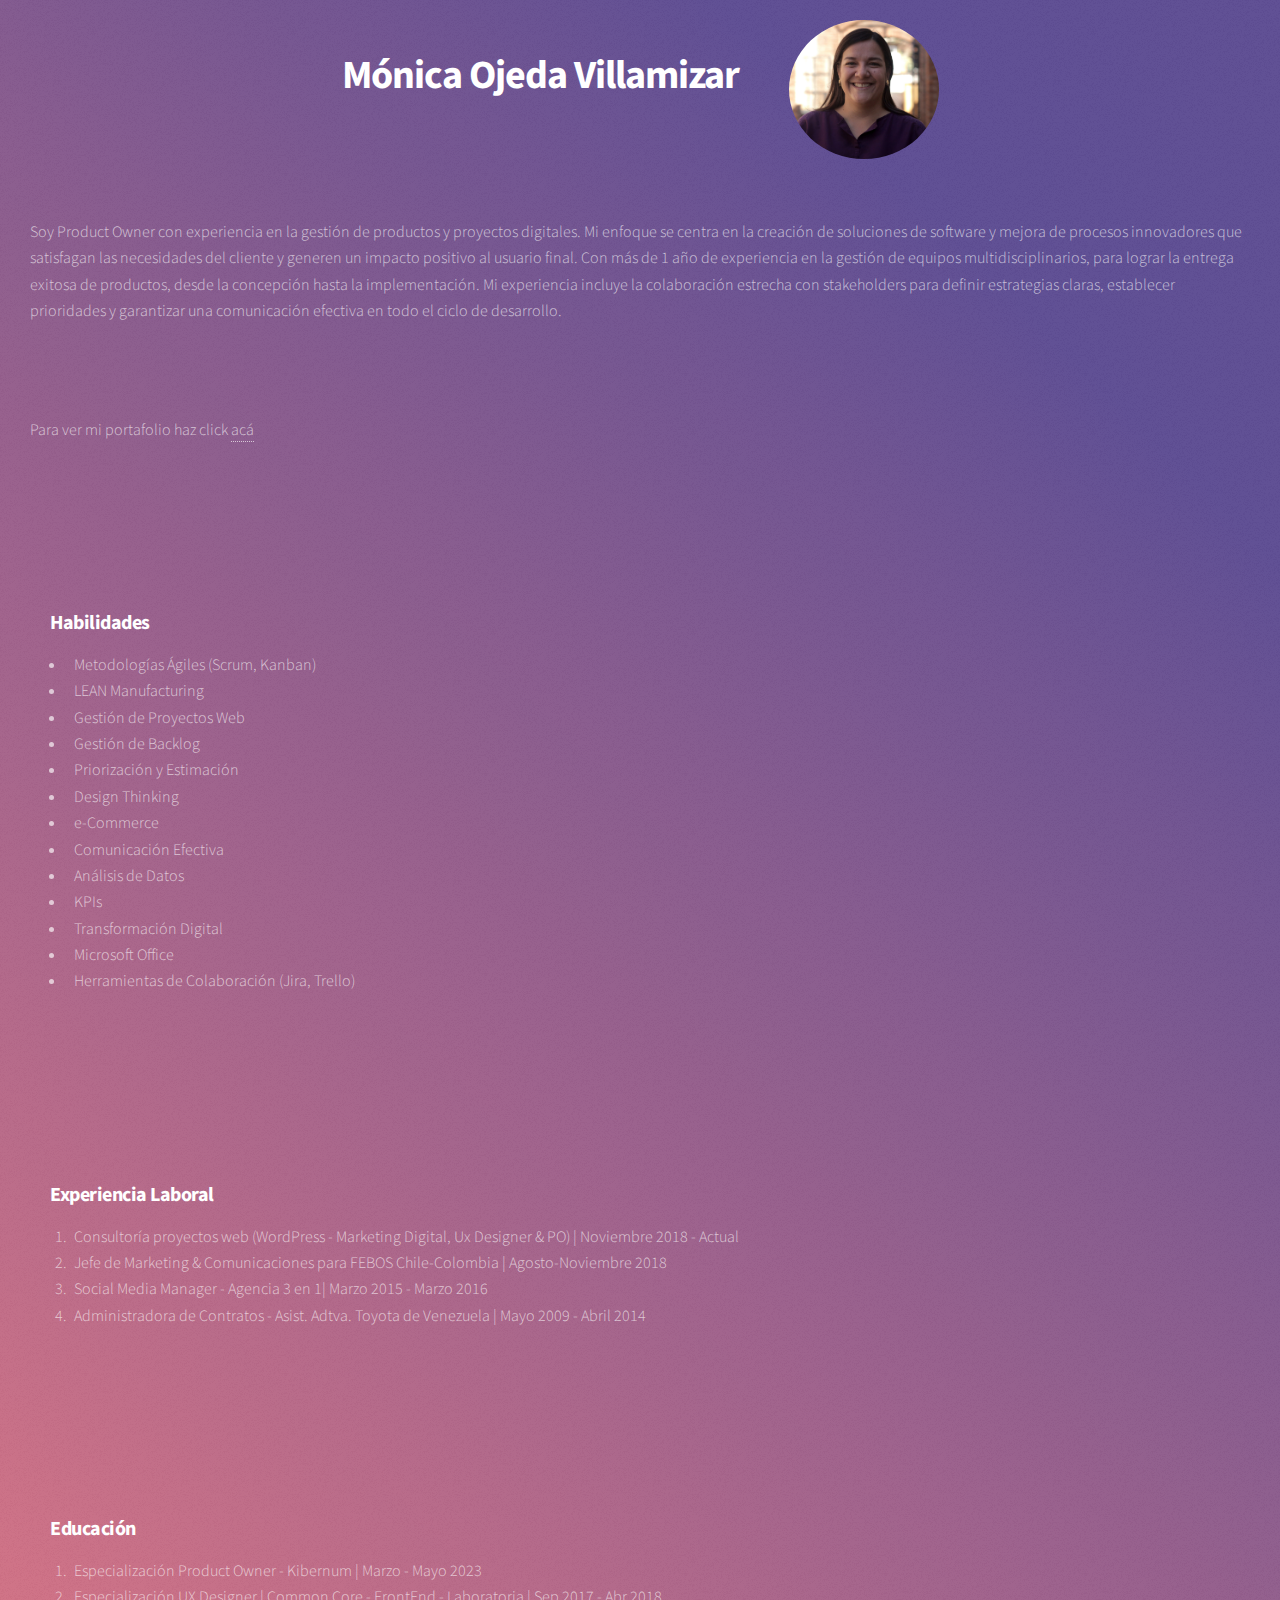
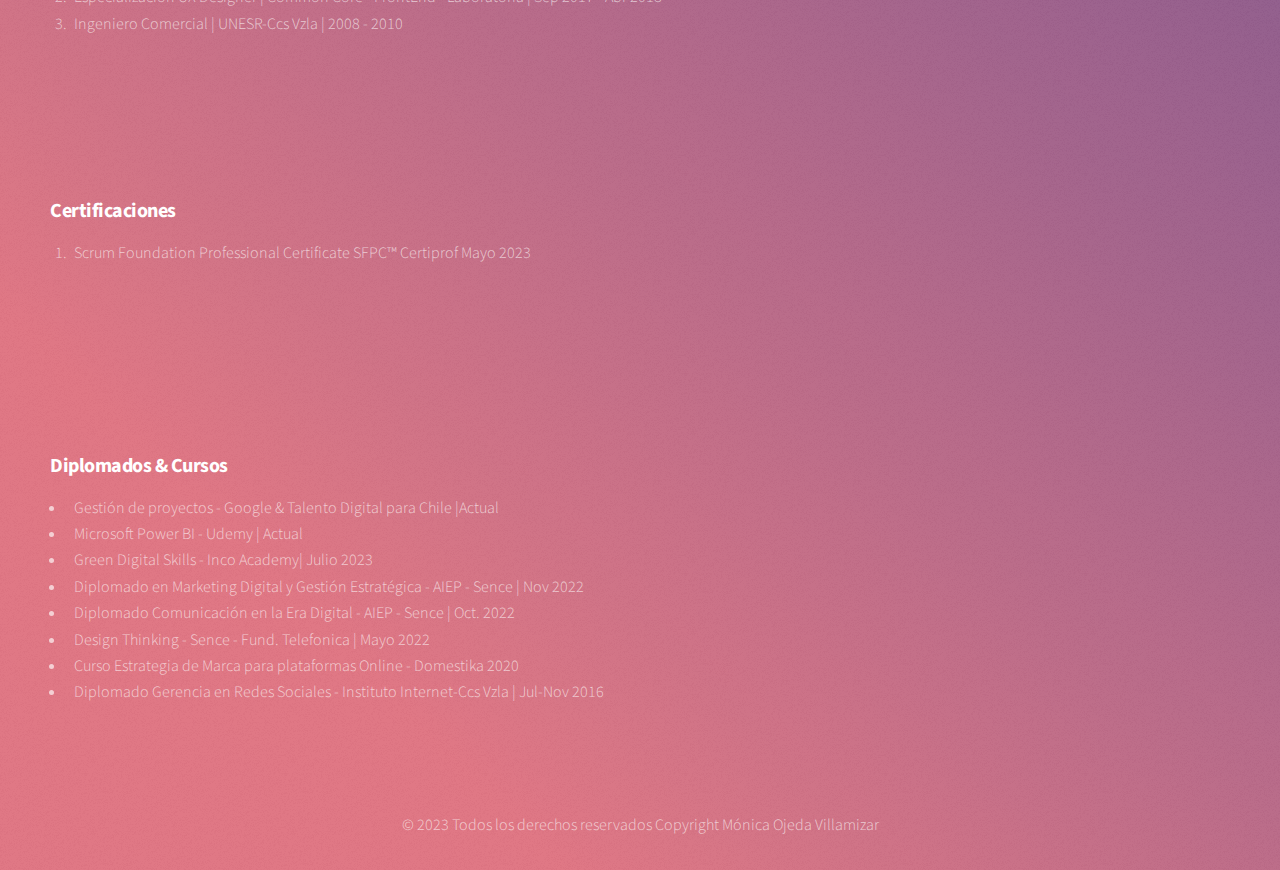
<file: index.html>
<!DOCTYPE html>
<html lang="en">

<head>
    <meta charset="UTF-8">
    <meta http-equiv="X-UA-Compatible" content="IE=edge">
    <meta name="viewport" content="width=device-width, initial-scale=1.0">
    <link rel="stylesheet" href="assets/css/main.css">
    <title>Mi Currículo Vitae</title>
</head>

<body>
    <nav>
        <div class="cv">
            <div class="name">
                <h1>Mónica Ojeda Villamizar</h1>
                <img src="assets/images/MonicaOjeda.png" width="150rem" alt="Foto perfil" style="border-radius: 50%;">
            </div>

            <p class="intro">Soy Product Owner con experiencia en la gestión de productos y proyectos digitales. Mi enfoque se centra en la creación de soluciones de software y mejora de procesos innovadores que satisfagan las necesidades del cliente y generen un impacto
                positivo al usuario final. Con más de 1 año de experiencia en la gestión de equipos multidisciplinarios, para lograr la entrega exitosa de productos, desde la concepción hasta la implementación. Mi experiencia incluye la colaboración estrecha
                con stakeholders para definir estrategias claras, establecer prioridades y garantizar una comunicación efectiva en todo el ciclo de desarrollo.</p>
            <p class="intro">Para ver mi portafolio haz click <a href="portafolio.html">acá</a></p>
        </div>
    </nav>
    <br></br>
    <div class="contenido habilidades">
        <h3>Habilidades</h3>
        <ul>
            <li>Metodologías Ágiles (Scrum, Kanban)</li>
            <li>LEAN Manufacturing</li>
            <li>Gestión de Proyectos Web</li>
            <li>Gestión de Backlog</li>
            <li>Priorización y Estimación</li>
            <li>Design Thinking</li>
            <li>e-Commerce</li>
            <li>Comunicación Efectiva</li>
            <li>Análisis de Datos</li>
            <li>KPIs</li>
            <li>Transformación Digital</li>
            <li>Microsoft Office</li>
            <li>Herramientas de Colaboración (Jira, Trello)</li>
        </ul>
    </div>
    <br></br>
    <div class="contenido experiencia_laboral">
        <h3>Experiencia Laboral</h3>
        <ol>
            <li>Consultoría proyectos web (WordPress - Marketing Digital, Ux Designer & PO) | Noviembre 2018 - Actual</li>
            <li>Jefe de Marketing & Comunicaciones para FEBOS Chile-Colombia | Agosto-Noviembre 2018</li>
            <li>Social Media Manager - Agencia 3 en 1| Marzo 2015 - Marzo 2016</li>
            <li>Administradora de Contratos - Asist. Adtva. Toyota de Venezuela | Mayo 2009 - Abril 2014</li>
        </ol>
    </div>
    <br></br>
    <div class="contenido formacion_academica">
        <h3>Educación</h3>
        <ol>
            <li>Especialización Product Owner - Kibernum | Marzo - Mayo 2023</li>
            <li> Especialización UX Designer | Common Core - FrontEnd - Laboratoria | Sep 2017 - Abr 2018</li>
            <li>Ingeniero Comercial | UNESR-Ccs Vzla | 2008 - 2010</li>
        </ol>
    </div>
    <br>
    <div class="contenido certificaciones">
        <h3>Certificaciones</h3>
        <ol>
            <li>Scrum Foundation Professional Certificate SFPC™ Certiprof Mayo 2023</li>
        </ol>
    </div>
    <br></br>
    <div class="contenido diplomados_cursos">
        <h3>Diplomados & Cursos</h3>
        <ul>
            <li>Gestión de proyectos - Google & Talento Digital para Chile |Actual</li>
            <li>Microsoft Power BI - Udemy | Actual</li>
            <li> Green Digital Skills - Inco Academy| Julio 2023</li>
            <li>Diplomado en Marketing Digital y Gestión Estratégica - AIEP - Sence | Nov 2022</li>
            <li>Diplomado Comunicación en la Era Digital - AIEP - Sence | Oct. 2022</li>
            <li>Design Thinking - Sence - Fund. Telefonica | Mayo 2022</li>
            <li>Curso Estrategia de Marca para plataformas Online - Domestika 2020</li>
            <li>Diplomado Gerencia en Redes Sociales - Instituto Internet-Ccs Vzla | Jul-Nov 2016</li>
        </ul>
    </div>
    </main>
    <footer>
        <p> © 2023 Todos los derechos reservados Copyright Mónica Ojeda Villamizar </p>
    </footer>
</body>

</html>
</file>
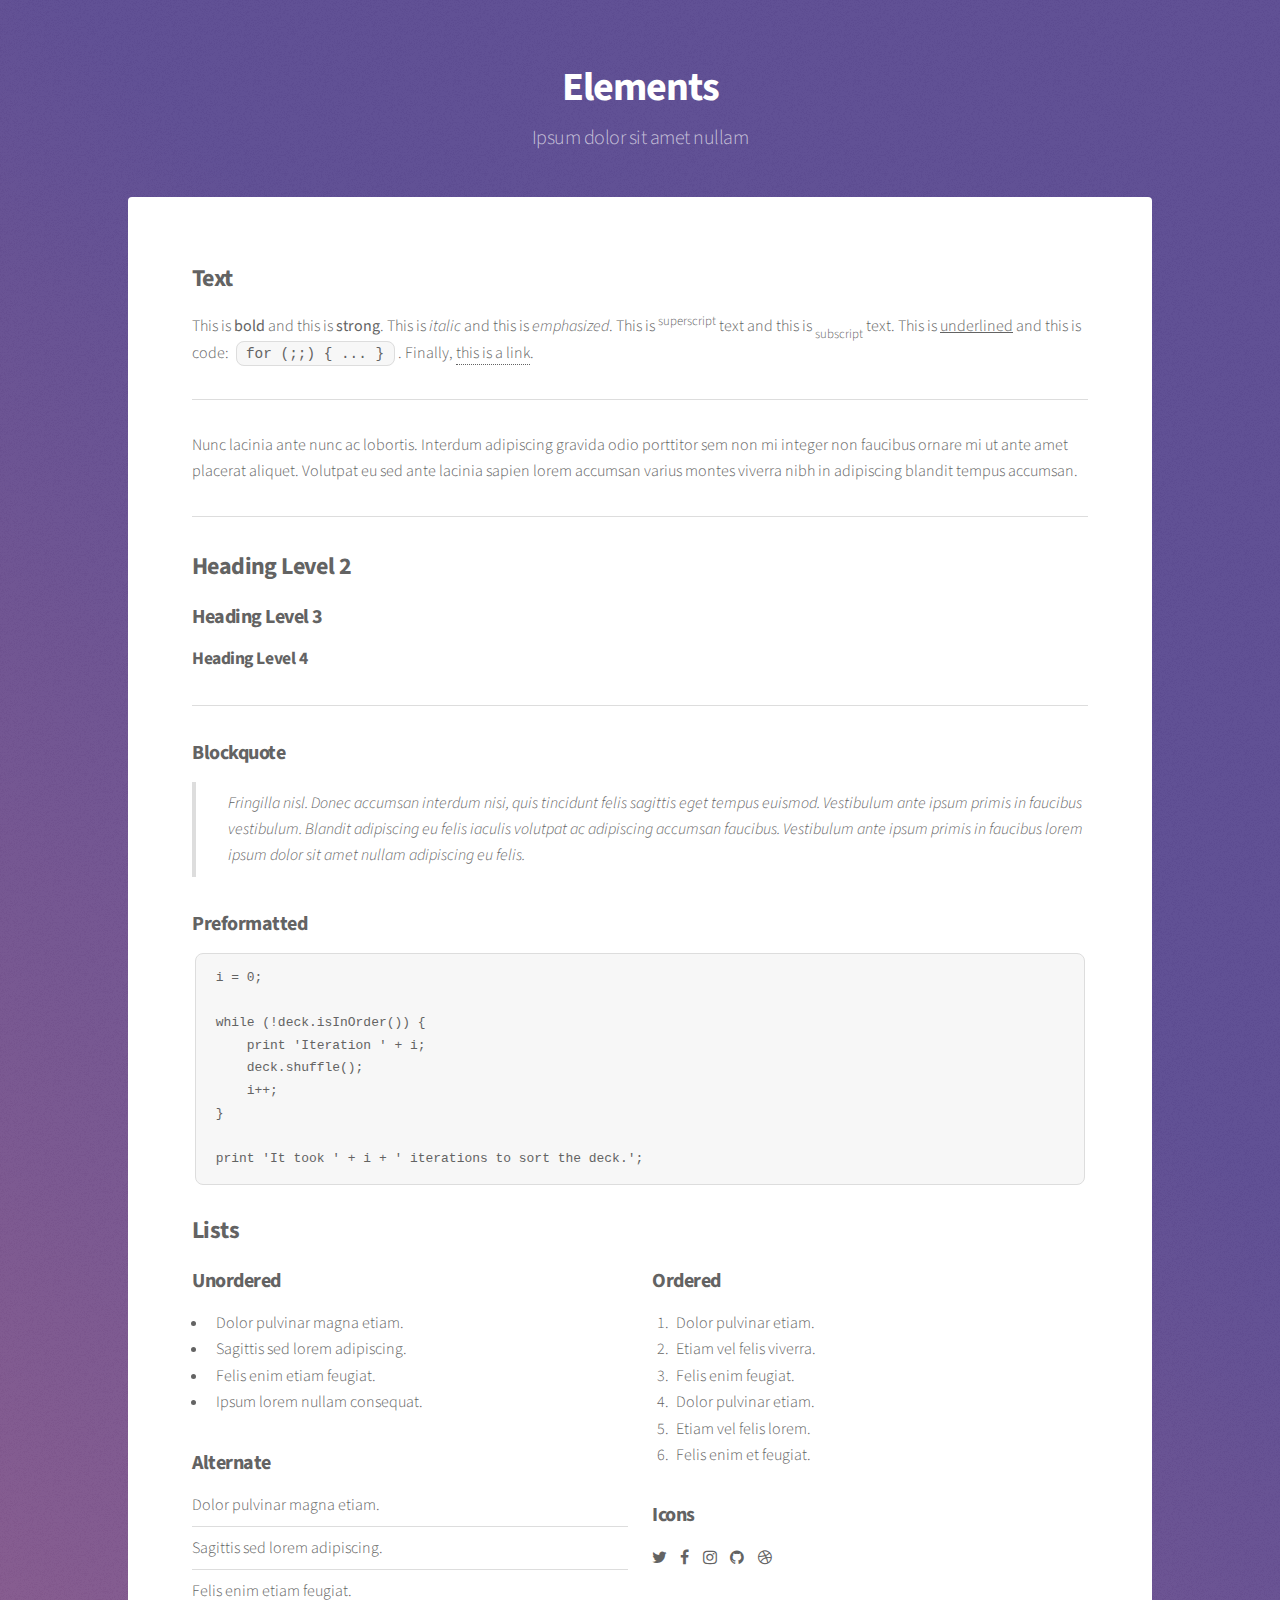
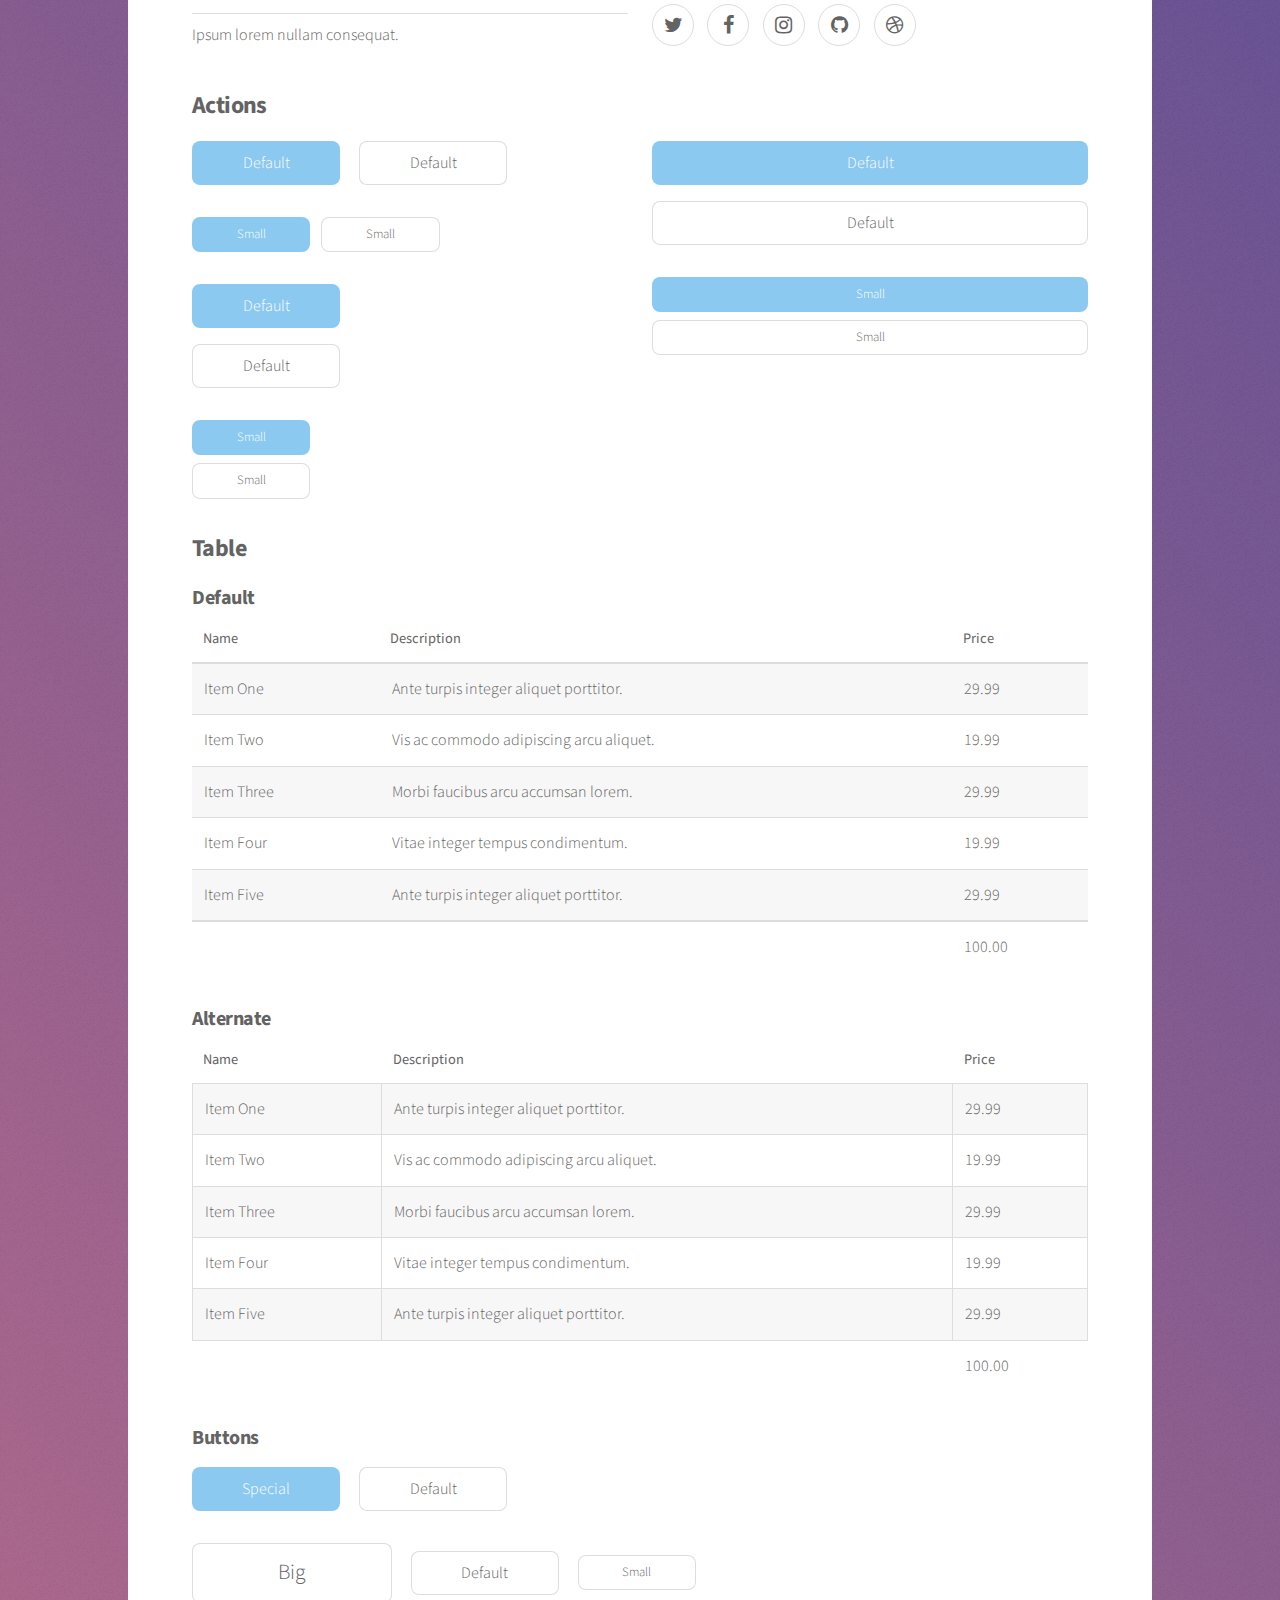
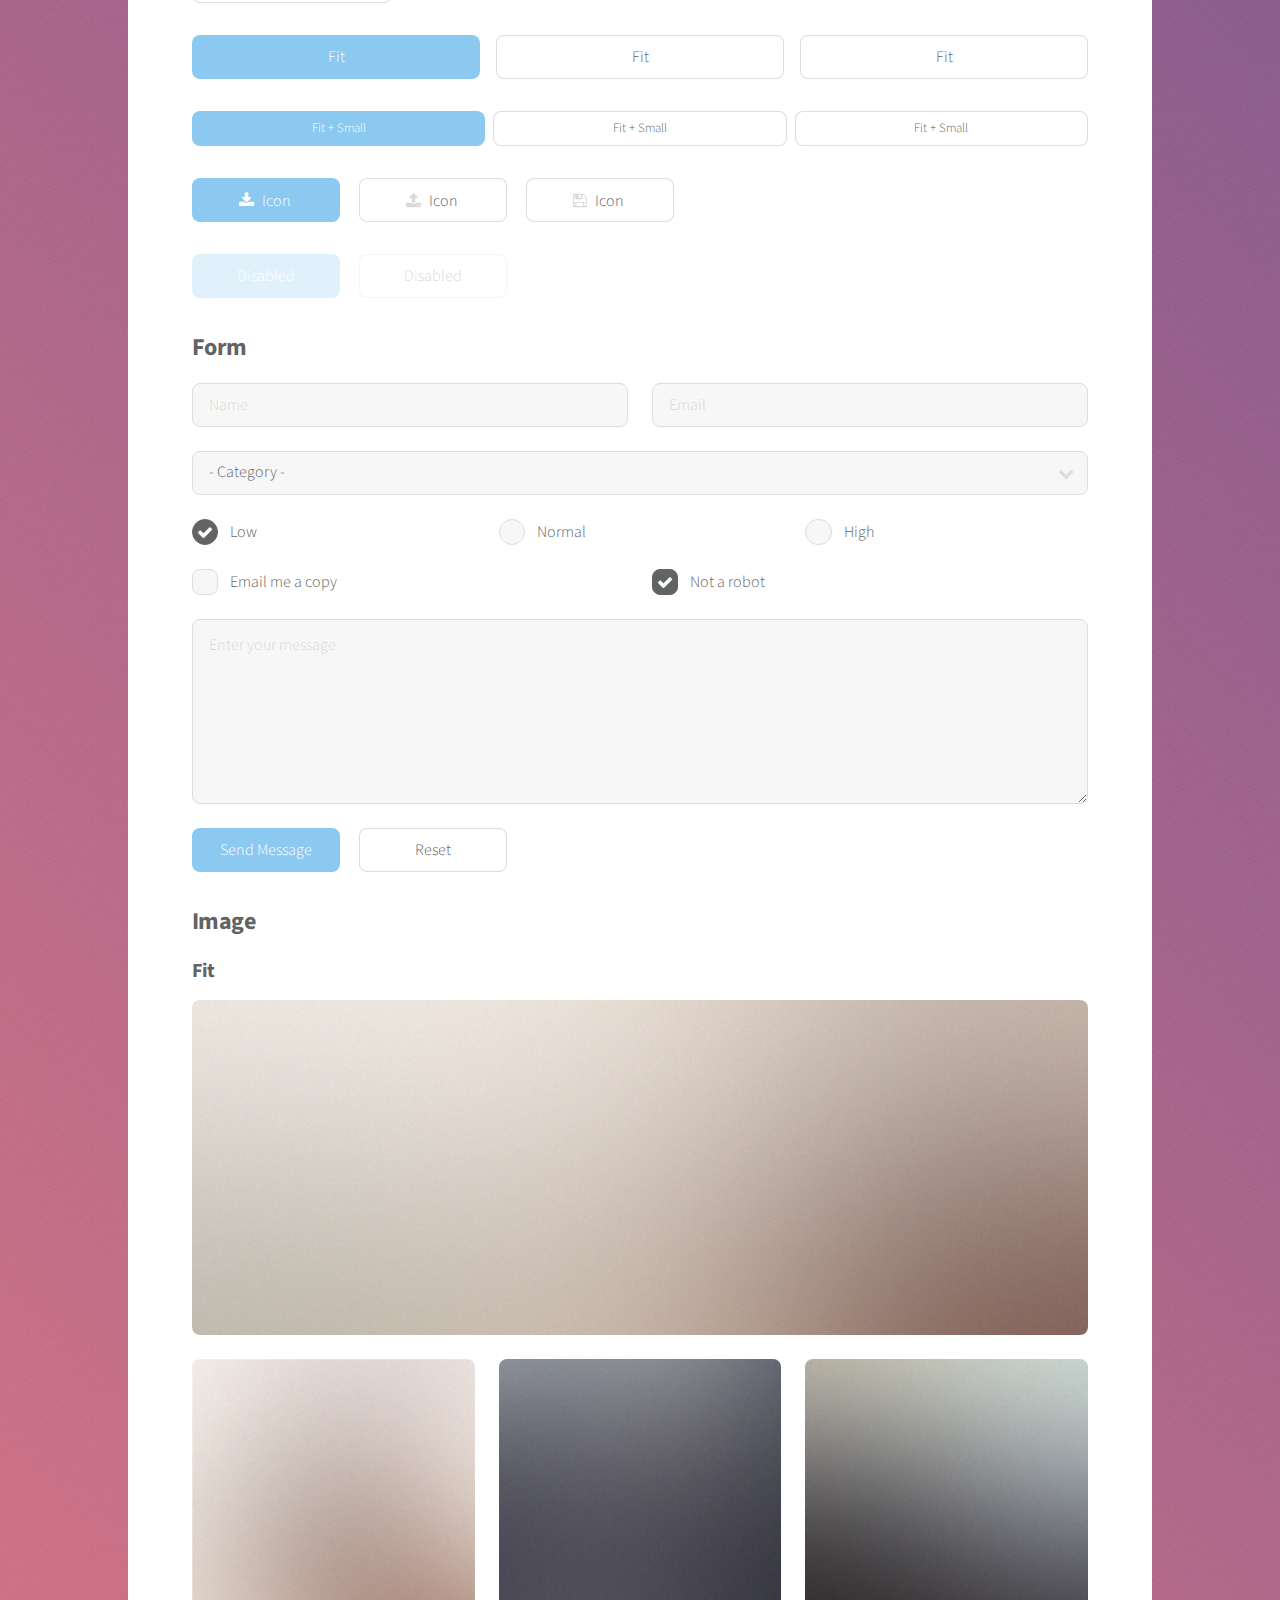
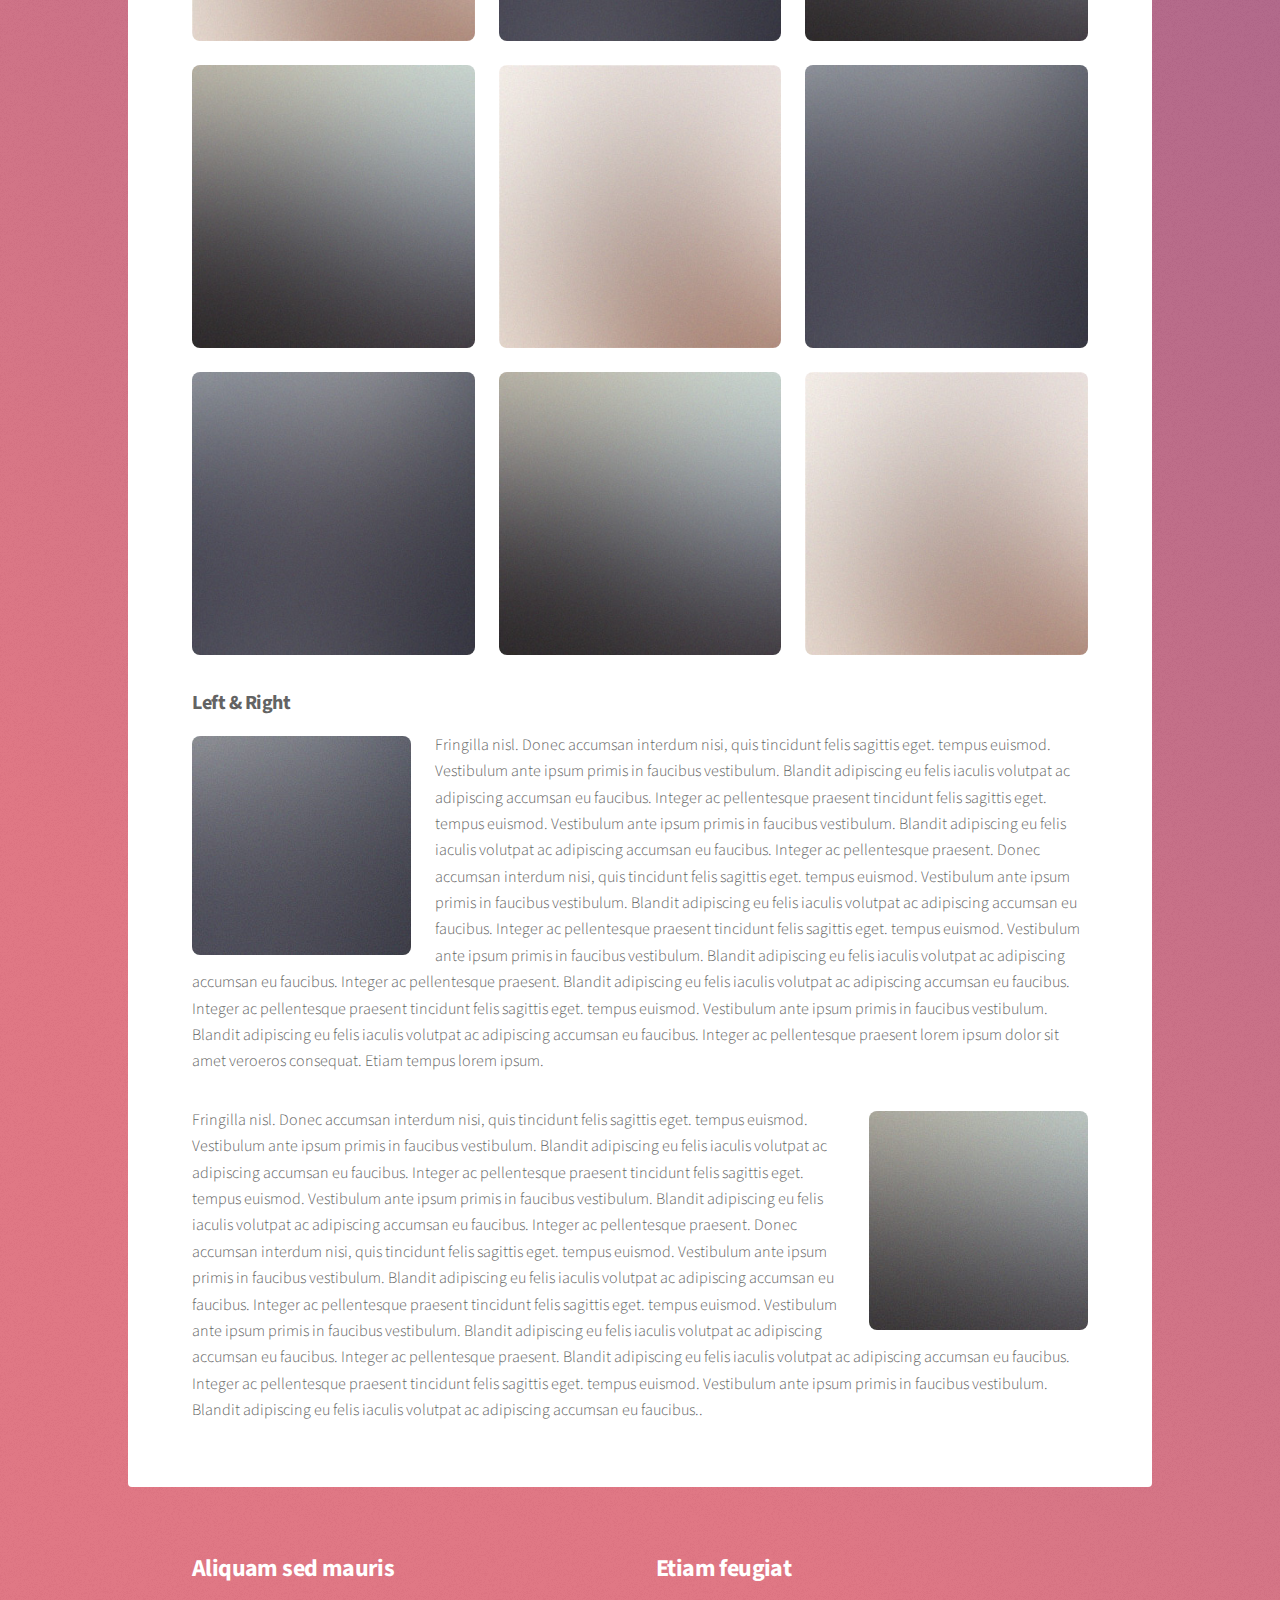
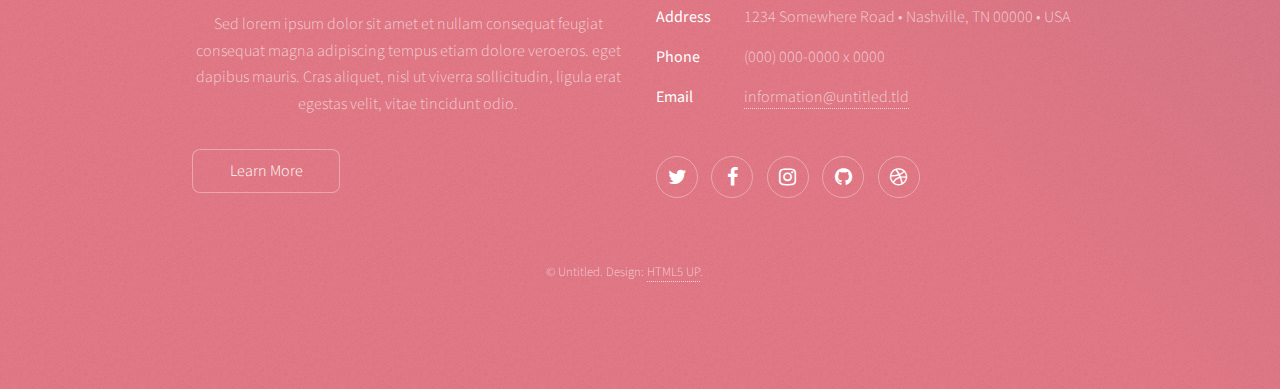
<file: elements.html>
<!DOCTYPE HTML>
<!--
	Stellar by HTML5 UP
	html5up.net | @ajlkn
	Free for personal and commercial use under the CCA 3.0 license (html5up.net/license)
-->
<html>
	<head>
		<title>Elements - Stellar by HTML5 UP</title>
		<meta charset="utf-8" />
		<meta name="viewport" content="width=device-width, initial-scale=1" />
		<!--[if lte IE 8]><script src="assets/js/ie/html5shiv.js"></script><![endif]-->
		<link rel="stylesheet" href="assets/css/main.css" />
		<!--[if lte IE 9]><link rel="stylesheet" href="assets/css/ie9.css" /><![endif]-->
		<!--[if lte IE 8]><link rel="stylesheet" href="assets/css/ie8.css" /><![endif]-->
	</head>
	<body>

		<!-- Wrapper -->
			<div id="wrapper">

				<!-- Header -->
					<header id="header">
						<h1>Elements</h1>
						<p>Ipsum dolor sit amet nullam</p>
					</header>

				<!-- Main -->
					<div id="main">

						<!-- Content -->
							<section id="content" class="main">

								<!-- Text -->
									<section>
										<h2>Text</h2>
										<p>This is <b>bold</b> and this is <strong>strong</strong>. This is <i>italic</i> and this is <em>emphasized</em>.
										This is <sup>superscript</sup> text and this is <sub>subscript</sub> text.
										This is <u>underlined</u> and this is code: <code>for (;;) { ... }</code>. Finally, <a href="#">this is a link</a>.</p>
										<hr />
										<p>Nunc lacinia ante nunc ac lobortis. Interdum adipiscing gravida odio porttitor sem non mi integer non faucibus ornare mi ut ante amet placerat aliquet. Volutpat eu sed ante lacinia sapien lorem accumsan varius montes viverra nibh in adipiscing blandit tempus accumsan.</p>
										<hr />
										<h2>Heading Level 2</h2>
										<h3>Heading Level 3</h3>
										<h4>Heading Level 4</h4>
										<hr />
										<h3>Blockquote</h3>
										<blockquote>Fringilla nisl. Donec accumsan interdum nisi, quis tincidunt felis sagittis eget tempus euismod. Vestibulum ante ipsum primis in faucibus vestibulum. Blandit adipiscing eu felis iaculis volutpat ac adipiscing accumsan faucibus. Vestibulum ante ipsum primis in faucibus lorem ipsum dolor sit amet nullam adipiscing eu felis.</blockquote>
										<h3>Preformatted</h3>
										<pre><code>i = 0;

while (!deck.isInOrder()) {
    print 'Iteration ' + i;
    deck.shuffle();
    i++;
}

print 'It took ' + i + ' iterations to sort the deck.';</code></pre>
									</section>

								<!-- Lists -->
									<section>
										<h2>Lists</h2>
										<div class="row">
											<div class="6u 12u$(medium)">
												<h3>Unordered</h3>
												<ul>
													<li>Dolor pulvinar magna etiam.</li>
													<li>Sagittis sed lorem adipiscing.</li>
													<li>Felis enim etiam feugiat.</li>
													<li>Ipsum lorem nullam consequat.</li>
												</ul>
												<h3>Alternate</h3>
												<ul class="alt">
													<li>Dolor pulvinar magna etiam.</li>
													<li>Sagittis sed lorem adipiscing.</li>
													<li>Felis enim etiam feugiat.</li>
													<li>Ipsum lorem nullam consequat.</li>
												</ul>
											</div>
											<div class="6u$ 12u$(medium)">
												<h3>Ordered</h3>
												<ol>
													<li>Dolor pulvinar etiam.</li>
													<li>Etiam vel felis viverra.</li>
													<li>Felis enim feugiat.</li>
													<li>Dolor pulvinar etiam.</li>
													<li>Etiam vel felis lorem.</li>
													<li>Felis enim et feugiat.</li>
												</ol>
												<h3>Icons</h3>
												<ul class="icons">
													<li><a href="#" class="icon fa-twitter"><span class="label">Twitter</span></a></li>
													<li><a href="#" class="icon fa-facebook"><span class="label">Facebook</span></a></li>
													<li><a href="#" class="icon fa-instagram"><span class="label">Instagram</span></a></li>
													<li><a href="#" class="icon fa-github"><span class="label">GitHub</span></a></li>
													<li><a href="#" class="icon fa-dribbble"><span class="label">Dribbble</span></a></li>
												</ul>
												<ul class="icons">
													<li><a href="#" class="icon alt fa-twitter"><span class="label">Twitter</span></a></li>
													<li><a href="#" class="icon alt fa-facebook"><span class="label">Facebook</span></a></li>
													<li><a href="#" class="icon alt fa-instagram"><span class="label">Instagram</span></a></li>
													<li><a href="#" class="icon alt fa-github"><span class="label">GitHub</span></a></li>
													<li><a href="#" class="icon alt fa-dribbble"><span class="label">Dribbble</span></a></li>
												</ul>
											</div>
										</div>
										<h2>Actions</h2>
										<div class="row">
											<div class="6u 12u$(medium)">
												<ul class="actions">
													<li><a href="#" class="button special">Default</a></li>
													<li><a href="#" class="button">Default</a></li>
												</ul>
												<ul class="actions small">
													<li><a href="#" class="button special small">Small</a></li>
													<li><a href="#" class="button small">Small</a></li>
												</ul>
												<ul class="actions vertical">
													<li><a href="#" class="button special">Default</a></li>
													<li><a href="#" class="button">Default</a></li>
												</ul>
												<ul class="actions vertical small">
													<li><a href="#" class="button special small">Small</a></li>
													<li><a href="#" class="button small">Small</a></li>
												</ul>
											</div>
											<div class="6u 12u$(medium)">
												<ul class="actions vertical">
													<li><a href="#" class="button special fit">Default</a></li>
													<li><a href="#" class="button fit">Default</a></li>
												</ul>
												<ul class="actions vertical small">
													<li><a href="#" class="button special small fit">Small</a></li>
													<li><a href="#" class="button small fit">Small</a></li>
												</ul>
											</div>
										</div>
									</section>

								<!-- Table -->
									<section>
										<h2>Table</h2>
										<h3>Default</h3>
										<div class="table-wrapper">
											<table>
												<thead>
													<tr>
														<th>Name</th>
														<th>Description</th>
														<th>Price</th>
													</tr>
												</thead>
												<tbody>
													<tr>
														<td>Item One</td>
														<td>Ante turpis integer aliquet porttitor.</td>
														<td>29.99</td>
													</tr>
													<tr>
														<td>Item Two</td>
														<td>Vis ac commodo adipiscing arcu aliquet.</td>
														<td>19.99</td>
													</tr>
													<tr>
														<td>Item Three</td>
														<td> Morbi faucibus arcu accumsan lorem.</td>
														<td>29.99</td>
													</tr>
													<tr>
														<td>Item Four</td>
														<td>Vitae integer tempus condimentum.</td>
														<td>19.99</td>
													</tr>
													<tr>
														<td>Item Five</td>
														<td>Ante turpis integer aliquet porttitor.</td>
														<td>29.99</td>
													</tr>
												</tbody>
												<tfoot>
													<tr>
														<td colspan="2"></td>
														<td>100.00</td>
													</tr>
												</tfoot>
											</table>
										</div>

										<h3>Alternate</h3>
										<div class="table-wrapper">
											<table class="alt">
												<thead>
													<tr>
														<th>Name</th>
														<th>Description</th>
														<th>Price</th>
													</tr>
												</thead>
												<tbody>
													<tr>
														<td>Item One</td>
														<td>Ante turpis integer aliquet porttitor.</td>
														<td>29.99</td>
													</tr>
													<tr>
														<td>Item Two</td>
														<td>Vis ac commodo adipiscing arcu aliquet.</td>
														<td>19.99</td>
													</tr>
													<tr>
														<td>Item Three</td>
														<td> Morbi faucibus arcu accumsan lorem.</td>
														<td>29.99</td>
													</tr>
													<tr>
														<td>Item Four</td>
														<td>Vitae integer tempus condimentum.</td>
														<td>19.99</td>
													</tr>
													<tr>
														<td>Item Five</td>
														<td>Ante turpis integer aliquet porttitor.</td>
														<td>29.99</td>
													</tr>
												</tbody>
												<tfoot>
													<tr>
														<td colspan="2"></td>
														<td>100.00</td>
													</tr>
												</tfoot>
											</table>
										</div>
									</section>

								<!-- Buttons -->
									<section>
										<h3>Buttons</h3>
										<ul class="actions">
											<li><a href="#" class="button special">Special</a></li>
											<li><a href="#" class="button">Default</a></li>
										</ul>
										<ul class="actions">
											<li><a href="#" class="button big">Big</a></li>
											<li><a href="#" class="button">Default</a></li>
											<li><a href="#" class="button small">Small</a></li>
										</ul>
										<ul class="actions fit">
											<li><a href="#" class="button special fit">Fit</a></li>
											<li><a href="#" class="button fit">Fit</a></li>
											<li><a href="#" class="button fit">Fit</a></li>
										</ul>
										<ul class="actions fit small">
											<li><a href="#" class="button special fit small">Fit + Small</a></li>
											<li><a href="#" class="button fit small">Fit + Small</a></li>
											<li><a href="#" class="button fit small">Fit + Small</a></li>
										</ul>
										<ul class="actions">
											<li><a href="#" class="button special icon fa-download">Icon</a></li>
											<li><a href="#" class="button icon fa-upload">Icon</a></li>
											<li><a href="#" class="button icon fa-save">Icon</a></li>
										</ul>
										<ul class="actions">
											<li><span class="button special disabled">Disabled</span></li>
											<li><span class="button disabled">Disabled</span></li>
										</ul>
									</section>

								<!-- Form -->
									<section>
										<h2>Form</h2>
										<form method="post" action="#">
											<div class="row uniform">
												<div class="6u 12u$(xsmall)">
													<input type="text" name="demo-name" id="demo-name" value="" placeholder="Name" />
												</div>
												<div class="6u$ 12u$(xsmall)">
													<input type="email" name="demo-email" id="demo-email" value="" placeholder="Email" />
												</div>
												<div class="12u$">
													<div class="select-wrapper">
														<select name="demo-category" id="demo-category">
															<option value="">- Category -</option>
															<option value="1">Manufacturing</option>
															<option value="1">Shipping</option>
															<option value="1">Administration</option>
															<option value="1">Human Resources</option>
														</select>
													</div>
												</div>
												<div class="4u 12u$(small)">
													<input type="radio" id="demo-priority-low" name="demo-priority" checked>
													<label for="demo-priority-low">Low</label>
												</div>
												<div class="4u 12u$(small)">
													<input type="radio" id="demo-priority-normal" name="demo-priority">
													<label for="demo-priority-normal">Normal</label>
												</div>
												<div class="4u$ 12u$(small)">
													<input type="radio" id="demo-priority-high" name="demo-priority">
													<label for="demo-priority-high">High</label>
												</div>
												<div class="6u 12u$(small)">
													<input type="checkbox" id="demo-copy" name="demo-copy">
													<label for="demo-copy">Email me a copy</label>
												</div>
												<div class="6u$ 12u$(small)">
													<input type="checkbox" id="demo-human" name="demo-human" checked>
													<label for="demo-human">Not a robot</label>
												</div>
												<div class="12u$">
													<textarea name="demo-message" id="demo-message" placeholder="Enter your message" rows="6"></textarea>
												</div>
												<div class="12u$">
													<ul class="actions">
														<li><input type="submit" value="Send Message" class="special" /></li>
														<li><input type="reset" value="Reset" /></li>
													</ul>
												</div>
											</div>
										</form>
									</section>

								<!-- Image -->
									<section>
										<h2>Image</h2>
										<h3>Fit</h3>
										<div class="box alt">
											<div class="row uniform">
												<div class="12u$"><span class="image fit"><img src="images/pic04.jpg" alt="" /></span></div>
												<div class="4u"><span class="image fit"><img src="images/pic01.jpg" alt="" /></span></div>
												<div class="4u"><span class="image fit"><img src="images/pic02.jpg" alt="" /></span></div>
												<div class="4u$"><span class="image fit"><img src="images/pic03.jpg" alt="" /></span></div>
												<div class="4u"><span class="image fit"><img src="images/pic03.jpg" alt="" /></span></div>
												<div class="4u"><span class="image fit"><img src="images/pic01.jpg" alt="" /></span></div>
												<div class="4u$"><span class="image fit"><img src="images/pic02.jpg" alt="" /></span></div>
												<div class="4u"><span class="image fit"><img src="images/pic02.jpg" alt="" /></span></div>
												<div class="4u"><span class="image fit"><img src="images/pic03.jpg" alt="" /></span></div>
												<div class="4u$"><span class="image fit"><img src="images/pic01.jpg" alt="" /></span></div>
											</div>
										</div>
										<h3>Left &amp; Right</h3>
										<p><span class="image left"><img src="images/pic05.jpg" alt="" /></span>Fringilla nisl. Donec accumsan interdum nisi, quis tincidunt felis sagittis eget. tempus euismod. Vestibulum ante ipsum primis in faucibus vestibulum. Blandit adipiscing eu felis iaculis volutpat ac adipiscing accumsan eu faucibus. Integer ac pellentesque praesent tincidunt felis sagittis eget. tempus euismod. Vestibulum ante ipsum primis in faucibus vestibulum. Blandit adipiscing eu felis iaculis volutpat ac adipiscing accumsan eu faucibus. Integer ac pellentesque praesent. Donec accumsan interdum nisi, quis tincidunt felis sagittis eget. tempus euismod. Vestibulum ante ipsum primis in faucibus vestibulum. Blandit adipiscing eu felis iaculis volutpat ac adipiscing accumsan eu faucibus. Integer ac pellentesque praesent tincidunt felis sagittis eget. tempus euismod. Vestibulum ante ipsum primis in faucibus vestibulum. Blandit adipiscing eu felis iaculis volutpat ac adipiscing accumsan eu faucibus. Integer ac pellentesque praesent. Blandit adipiscing eu felis iaculis volutpat ac adipiscing accumsan eu faucibus. Integer ac pellentesque praesent tincidunt felis sagittis eget. tempus euismod. Vestibulum ante ipsum primis in faucibus vestibulum. Blandit adipiscing eu felis iaculis volutpat ac adipiscing accumsan eu faucibus. Integer ac pellentesque praesent lorem ipsum dolor sit amet veroeros consequat. Etiam tempus lorem ipsum.</p>
										<p><span class="image right"><img src="images/pic06.jpg" alt="" /></span>Fringilla nisl. Donec accumsan interdum nisi, quis tincidunt felis sagittis eget. tempus euismod. Vestibulum ante ipsum primis in faucibus vestibulum. Blandit adipiscing eu felis iaculis volutpat ac adipiscing accumsan eu faucibus. Integer ac pellentesque praesent tincidunt felis sagittis eget. tempus euismod. Vestibulum ante ipsum primis in faucibus vestibulum. Blandit adipiscing eu felis iaculis volutpat ac adipiscing accumsan eu faucibus. Integer ac pellentesque praesent. Donec accumsan interdum nisi, quis tincidunt felis sagittis eget. tempus euismod. Vestibulum ante ipsum primis in faucibus vestibulum. Blandit adipiscing eu felis iaculis volutpat ac adipiscing accumsan eu faucibus. Integer ac pellentesque praesent tincidunt felis sagittis eget. tempus euismod. Vestibulum ante ipsum primis in faucibus vestibulum. Blandit adipiscing eu felis iaculis volutpat ac adipiscing accumsan eu faucibus. Integer ac pellentesque praesent. Blandit adipiscing eu felis iaculis volutpat ac adipiscing accumsan eu faucibus. Integer ac pellentesque praesent tincidunt felis sagittis eget. tempus euismod. Vestibulum ante ipsum primis in faucibus vestibulum. Blandit adipiscing eu felis iaculis volutpat ac adipiscing accumsan eu faucibus..</p>
									</section>

							</section>

					</div>

				<!-- Footer -->
					<footer id="footer">
						<section>
							<h2>Aliquam sed mauris</h2>
							<p>Sed lorem ipsum dolor sit amet et nullam consequat feugiat consequat magna adipiscing tempus etiam dolore veroeros. eget dapibus mauris. Cras aliquet, nisl ut viverra sollicitudin, ligula erat egestas velit, vitae tincidunt odio.</p>
							<ul class="actions">
								<li><a href="#" class="button">Learn More</a></li>
							</ul>
						</section>
						<section>
							<h2>Etiam feugiat</h2>
							<dl class="alt">
								<dt>Address</dt>
								<dd>1234 Somewhere Road &bull; Nashville, TN 00000 &bull; USA</dd>
								<dt>Phone</dt>
								<dd>(000) 000-0000 x 0000</dd>
								<dt>Email</dt>
								<dd><a href="#">information@untitled.tld</a></dd>
							</dl>
							<ul class="icons">
								<li><a href="#" class="icon fa-twitter alt"><span class="label">Twitter</span></a></li>
								<li><a href="#" class="icon fa-facebook alt"><span class="label">Facebook</span></a></li>
								<li><a href="#" class="icon fa-instagram alt"><span class="label">Instagram</span></a></li>
								<li><a href="#" class="icon fa-github alt"><span class="label">GitHub</span></a></li>
								<li><a href="#" class="icon fa-dribbble alt"><span class="label">Dribbble</span></a></li>
							</ul>
						</section>
						<p class="copyright">&copy; Untitled. Design: <a href="https://html5up.net">HTML5 UP</a>.</p>
					</footer>

			</div>

		<!-- Scripts -->
			<script src="assets/js/jquery.min.js"></script>
			<script src="assets/js/jquery.scrollex.min.js"></script>
			<script src="assets/js/jquery.scrolly.min.js"></script>
			<script src="assets/js/skel.min.js"></script>
			<script src="assets/js/util.js"></script>
			<!--[if lte IE 8]><script src="assets/js/ie/respond.min.js"></script><![endif]-->
			<script src="assets/js/main.js"></script>

	</body>
</html>
</file>
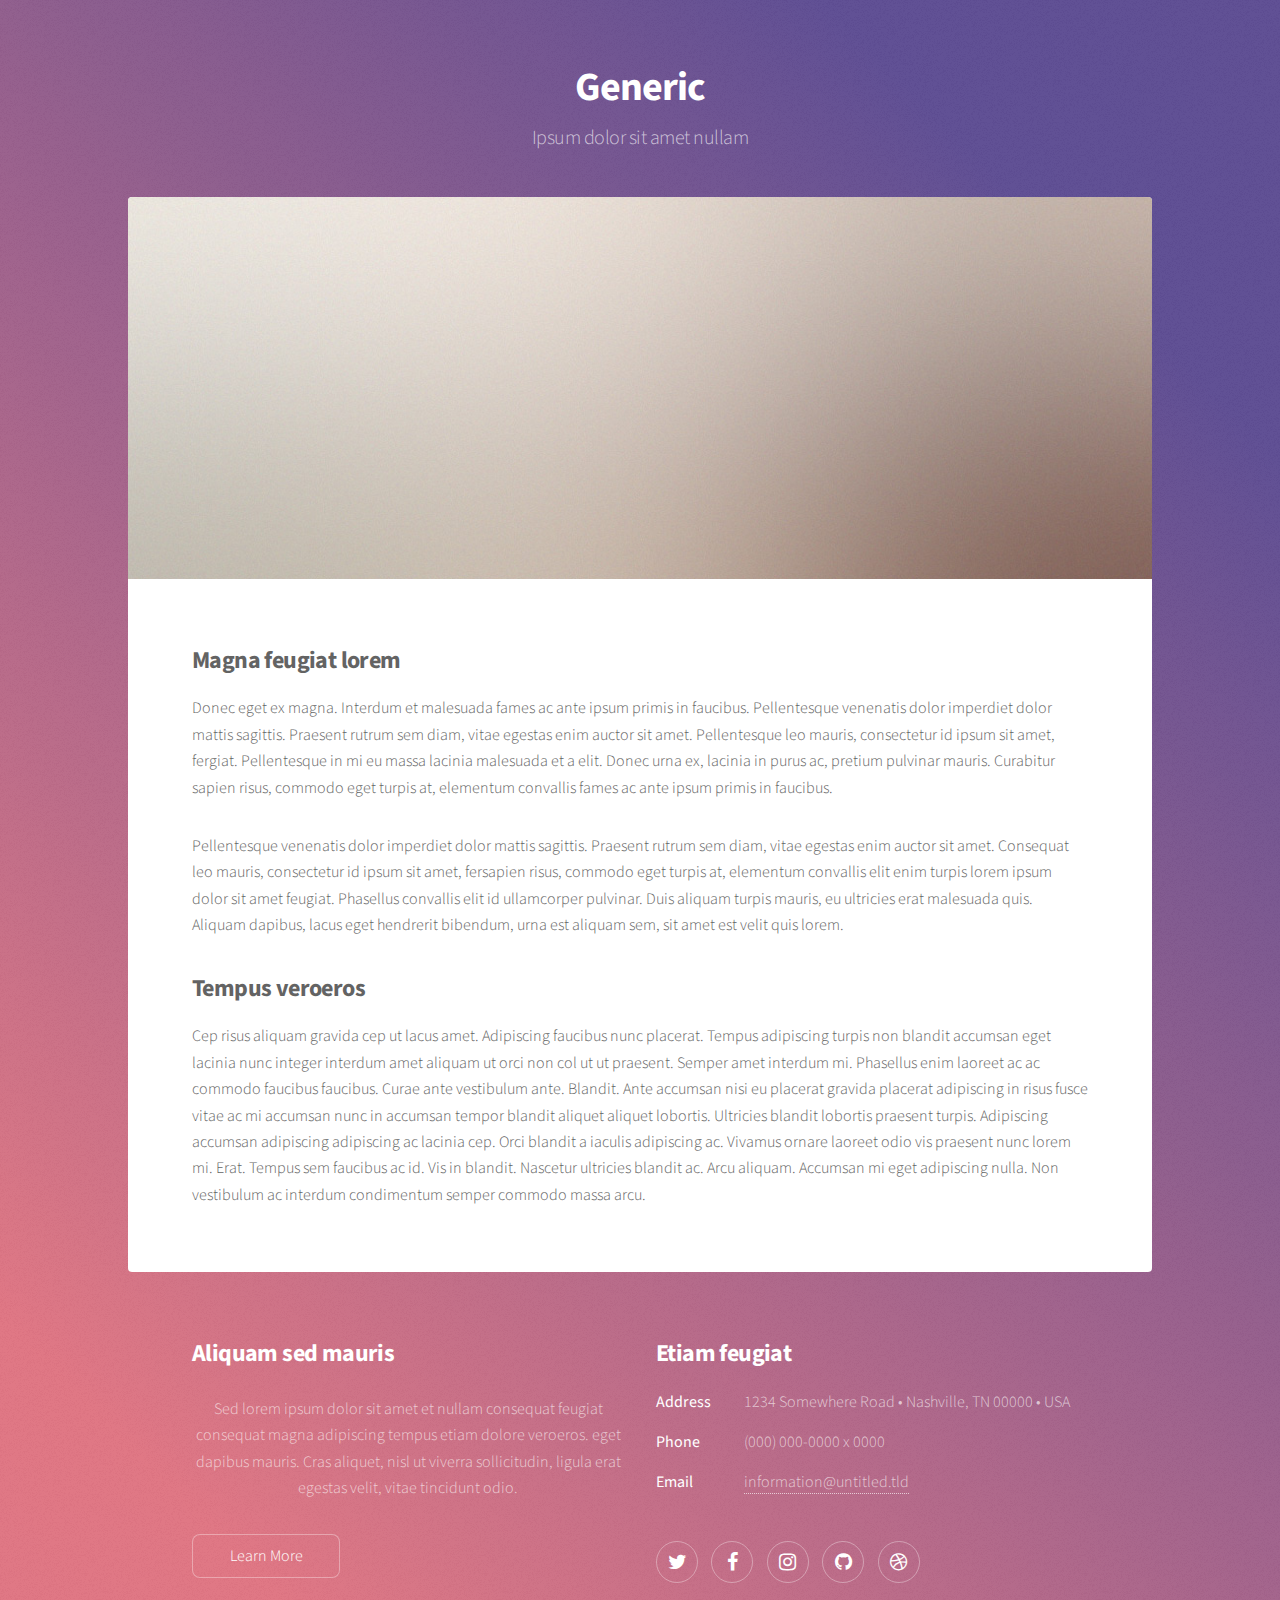
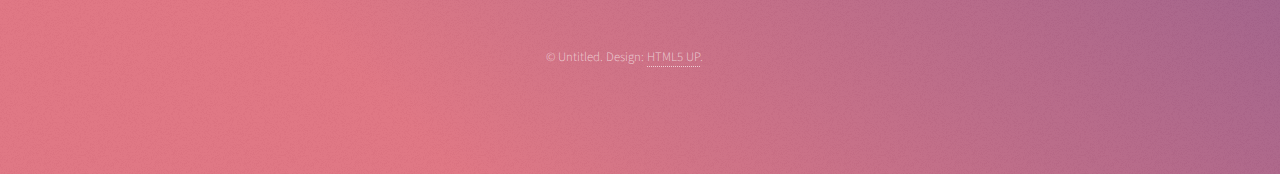
<file: generic.html>
<!DOCTYPE HTML>
<!--
	Stellar by HTML5 UP
	html5up.net | @ajlkn
	Free for personal and commercial use under the CCA 3.0 license (html5up.net/license)
-->
<html>
	<head>
		<title>Generic - Stellar by HTML5 UP</title>
		<meta charset="utf-8" />
		<meta name="viewport" content="width=device-width, initial-scale=1" />
		<!--[if lte IE 8]><script src="assets/js/ie/html5shiv.js"></script><![endif]-->
		<link rel="stylesheet" href="assets/css/main.css" />
		<!--[if lte IE 9]><link rel="stylesheet" href="assets/css/ie9.css" /><![endif]-->
		<!--[if lte IE 8]><link rel="stylesheet" href="assets/css/ie8.css" /><![endif]-->
	</head>
	<body>

		<!-- Wrapper -->
			<div id="wrapper">

				<!-- Header -->
					<header id="header">
						<h1>Generic</h1>
						<p>Ipsum dolor sit amet nullam</p>
					</header>

				<!-- Main -->
					<div id="main">

						<!-- Content -->
							<section id="content" class="main">
								<span class="image main"><img src="images/pic04.jpg" alt="" /></span>
								<h2>Magna feugiat lorem</h2>
								<p>Donec eget ex magna. Interdum et malesuada fames ac ante ipsum primis in faucibus. Pellentesque venenatis dolor imperdiet dolor mattis sagittis. Praesent rutrum sem diam, vitae egestas enim auctor sit amet. Pellentesque leo mauris, consectetur id ipsum sit amet, fergiat. Pellentesque in mi eu massa lacinia malesuada et a elit. Donec urna ex, lacinia in purus ac, pretium pulvinar mauris. Curabitur sapien risus, commodo eget turpis at, elementum convallis fames ac ante ipsum primis in faucibus.</p>
								<p>Pellentesque venenatis dolor imperdiet dolor mattis sagittis. Praesent rutrum sem diam, vitae egestas enim auctor sit amet. Consequat leo mauris, consectetur id ipsum sit amet, fersapien risus, commodo eget turpis at, elementum convallis elit enim turpis lorem ipsum dolor sit amet feugiat. Phasellus convallis elit id ullamcorper pulvinar. Duis aliquam turpis mauris, eu ultricies erat malesuada quis. Aliquam dapibus, lacus eget hendrerit bibendum, urna est aliquam sem, sit amet est velit quis lorem.</p>
								<h2>Tempus veroeros</h2>
								<p>Cep risus aliquam gravida cep ut lacus amet. Adipiscing faucibus nunc placerat. Tempus adipiscing turpis non blandit accumsan eget lacinia nunc integer interdum amet aliquam ut orci non col ut ut praesent. Semper amet interdum mi. Phasellus enim laoreet ac ac commodo faucibus faucibus. Curae ante vestibulum ante. Blandit. Ante accumsan nisi eu placerat gravida placerat adipiscing in risus fusce vitae ac mi accumsan nunc in accumsan tempor blandit aliquet aliquet lobortis. Ultricies blandit lobortis praesent turpis. Adipiscing accumsan adipiscing adipiscing ac lacinia cep. Orci blandit a iaculis adipiscing ac. Vivamus ornare laoreet odio vis praesent nunc lorem mi. Erat. Tempus sem faucibus ac id. Vis in blandit. Nascetur ultricies blandit ac. Arcu aliquam. Accumsan mi eget adipiscing nulla. Non vestibulum ac interdum condimentum semper commodo massa arcu.</p>
							</section>

					</div>

				<!-- Footer -->
					<footer id="footer">
						<section>
							<h2>Aliquam sed mauris</h2>
							<p>Sed lorem ipsum dolor sit amet et nullam consequat feugiat consequat magna adipiscing tempus etiam dolore veroeros. eget dapibus mauris. Cras aliquet, nisl ut viverra sollicitudin, ligula erat egestas velit, vitae tincidunt odio.</p>
							<ul class="actions">
								<li><a href="#" class="button">Learn More</a></li>
							</ul>
						</section>
						<section>
							<h2>Etiam feugiat</h2>
							<dl class="alt">
								<dt>Address</dt>
								<dd>1234 Somewhere Road &bull; Nashville, TN 00000 &bull; USA</dd>
								<dt>Phone</dt>
								<dd>(000) 000-0000 x 0000</dd>
								<dt>Email</dt>
								<dd><a href="#">information@untitled.tld</a></dd>
							</dl>
							<ul class="icons">
								<li><a href="#" class="icon fa-twitter alt"><span class="label">Twitter</span></a></li>
								<li><a href="#" class="icon fa-facebook alt"><span class="label">Facebook</span></a></li>
								<li><a href="#" class="icon fa-instagram alt"><span class="label">Instagram</span></a></li>
								<li><a href="#" class="icon fa-github alt"><span class="label">GitHub</span></a></li>
								<li><a href="#" class="icon fa-dribbble alt"><span class="label">Dribbble</span></a></li>
							</ul>
						</section>
						<p class="copyright">&copy; Untitled. Design: <a href="https://html5up.net">HTML5 UP</a>.</p>
					</footer>

			</div>

		<!-- Scripts -->
			<script src="assets/js/jquery.min.js"></script>
			<script src="assets/js/jquery.scrollex.min.js"></script>
			<script src="assets/js/jquery.scrolly.min.js"></script>
			<script src="assets/js/skel.min.js"></script>
			<script src="assets/js/util.js"></script>
			<!--[if lte IE 8]><script src="assets/js/ie/respond.min.js"></script><![endif]-->
			<script src="assets/js/main.js"></script>

	</body>
</html>
</file>
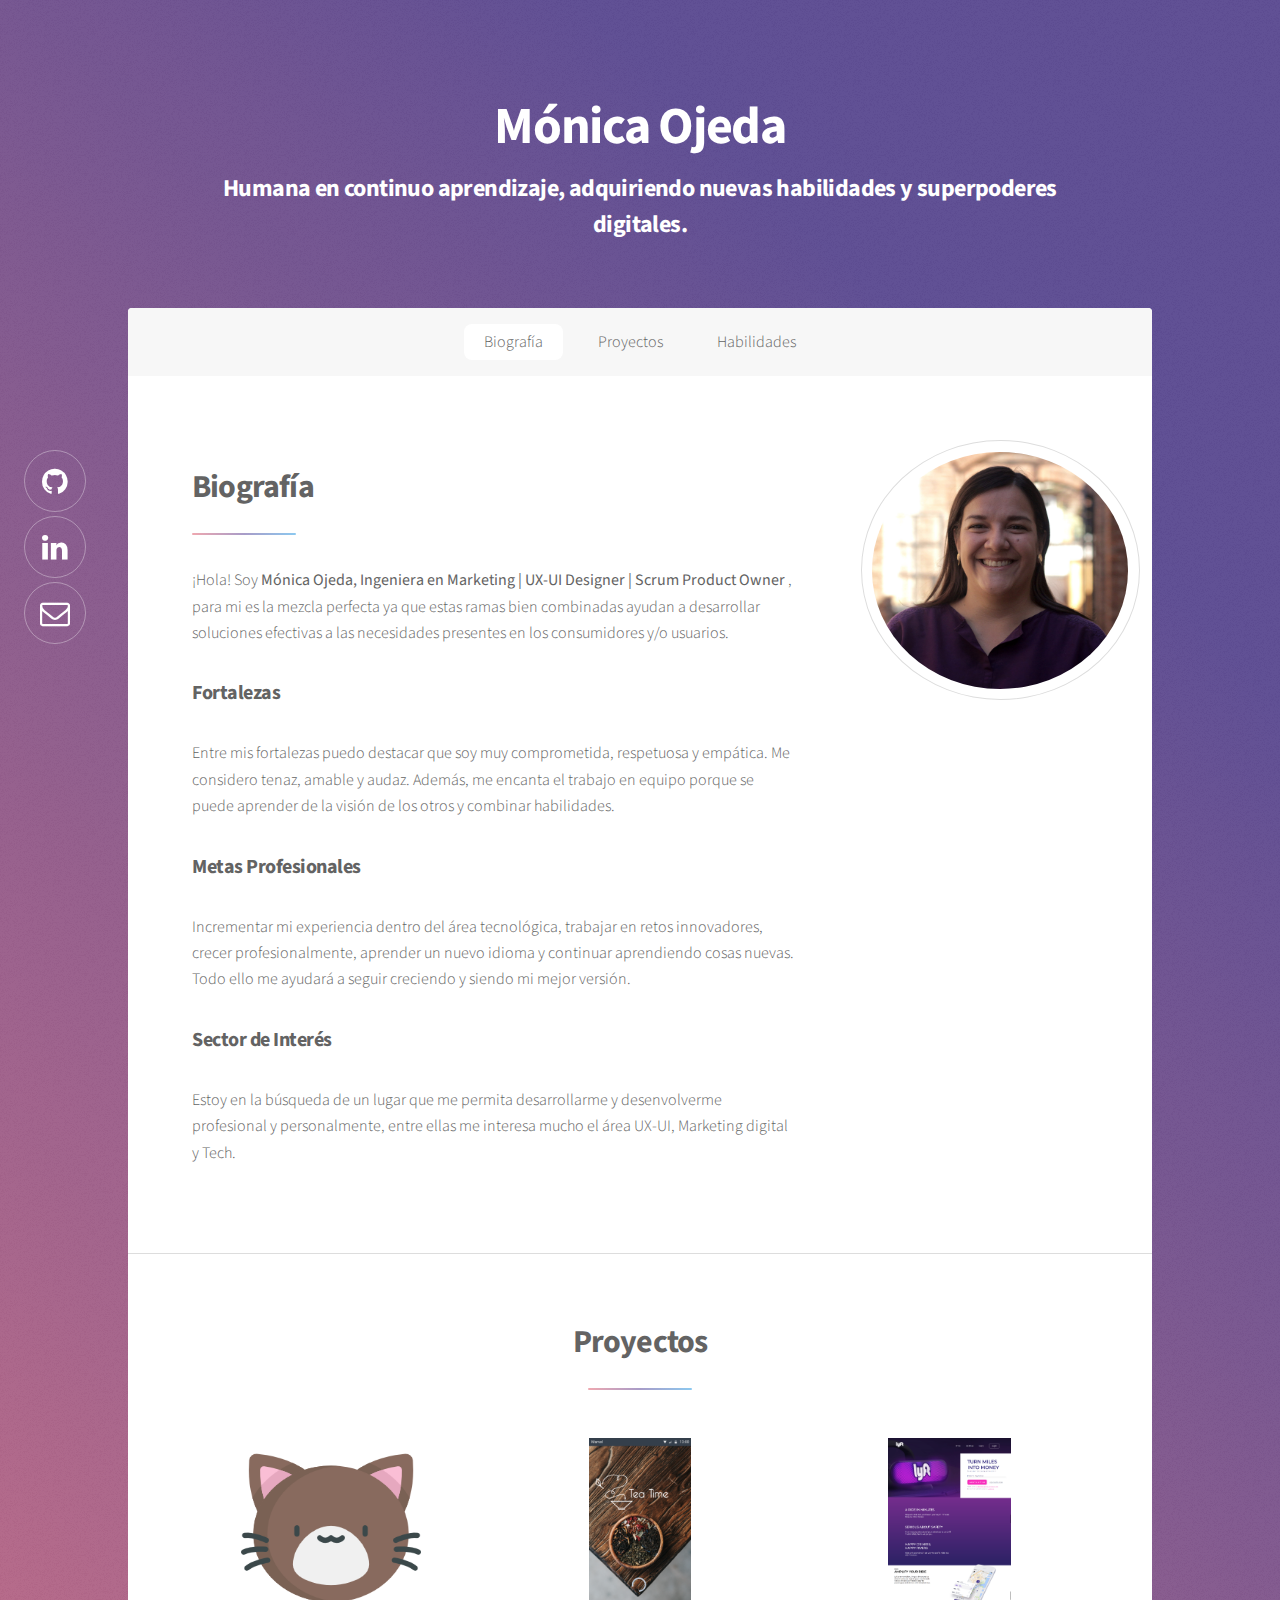
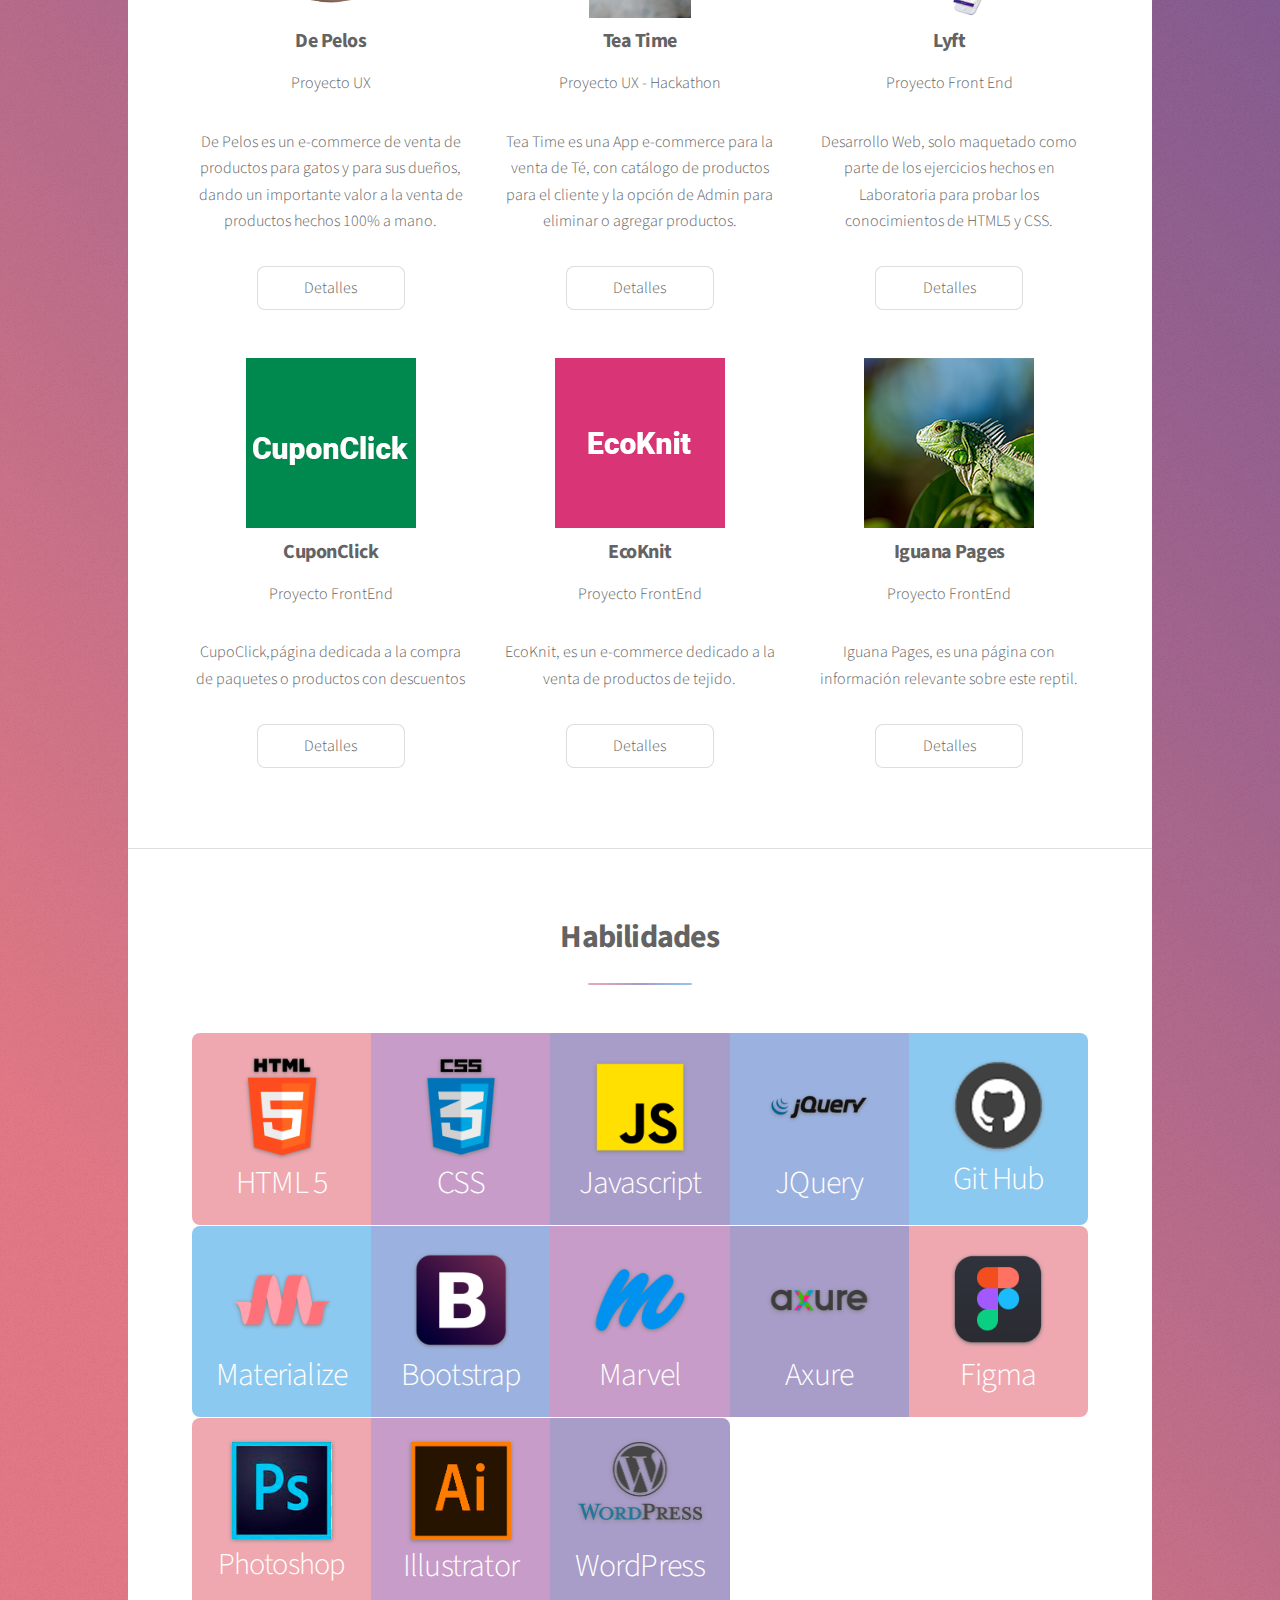
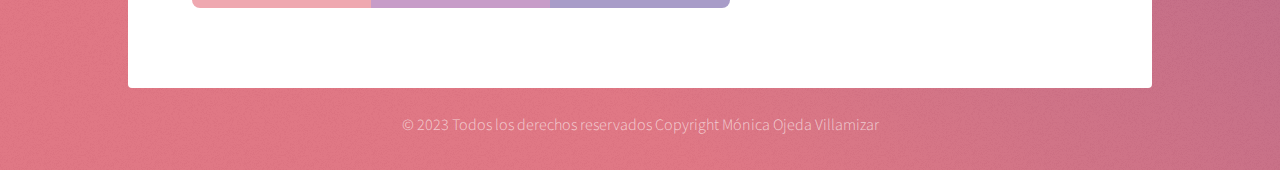
<file: portafolio.html>
<!DOCTYPE html>
<html>

<head>
    <title>Mónica Ojeda</title>
    <meta charset="utf-8" />
    <meta http-equiv="X-UA-Compatible" name="viewport" content="IE=edge, width=device-width, initial-scale=1" />
    <!--[if lte IE 8]><script src="assets/js/ie/html5shiv.js"></script><![endif]-->
    <link rel="stylesheet" href="assets/css/main.css">
    <!--[if lte IE 9]><link rel="stylesheet" href="assets/css/ie9.css" /><![endif]-->
    <!--[if lte IE 8]><link rel="stylesheet" href="assets/css/ie8.css" /><![endif]-->
</head>

<body>

    <!-- Wrapper -->
    <div id="wrapper">

        <!-- Header -->
        <header id="header" class="alt">
            <h1>Mónica Ojeda</h1>
            <h2>Humana en continuo aprendizaje, adquiriendo nuevas habilidades y superpoderes digitales.</h2>
        </header>

        <!-- Nav -->
        <nav id="nav">
            <ul>
                <li><a href="#intro" class="active">Biografía</a></li>
                <li><a href="#first">Proyectos</a></li>
                <li><a href="#second">Habilidades</a></li>
            </ul>
        </nav>

        <!-- Main -->
        <div id="main">

            <!-- Introduction -->
            <section id="intro" class="main">
                <div class="spotlight">
                    <div class="content">
                        <header class="major">
                            <h2>Biografía</h2>
                        </header>
                        <p>¡Hola! Soy <b>Mónica Ojeda, Ingeniera en Marketing | UX-UI Designer | Scrum Product Owner </b> , para mi es la mezcla perfecta ya que estas ramas bien combinadas ayudan a desarrollar soluciones efectivas a las necesidades presentes
                            en los consumidores y/o usuarios.</p>
                        <header class="major">
                            <h3>Fortalezas</h3>
                        </header>
                        <p>Entre mis fortalezas puedo destacar que soy muy comprometida, respetuosa y empática. Me considero tenaz, amable y audaz. Además, me encanta el trabajo en equipo porque se puede aprender de la visión de los otros y combinar habilidades.</p>
                        <header class="major">
                            <h3>Metas Profesionales</h3>
                        </header>
                        <p>Incrementar mi experiencia dentro del área tecnológica, trabajar en retos innovadores, crecer profesionalmente, aprender un nuevo idioma y continuar aprendiendo cosas nuevas. Todo ello me ayudará a seguir creciendo y siendo mi
                            mejor versión.</p>
                        <header class="major">
                            <h3>Sector de Interés</h3>
                        </header>
                        <p>Estoy en la búsqueda de un lugar que me permita desarrollarme y desenvolverme profesional y personalmente, entre ellas me interesa mucho el área UX-UI, Marketing digital y Tech.</p>

                    </div>
                    <div class="col_img">
                        <span class="image pic"><img src="assets/images/MonicaOjeda.png" alt="foto de perfil de Monica" /></span>
                    </div>
                </div>
            </section>

            <!-- First Section -->
            <section id="first" class="main special">
                <header class="major">
                    <h2>Proyectos</h2>
                </header>
                <ul class="features">
                    <li>
                        <span class="proyectos"><img src="assets/images/cat.png" alt=""></span>
                        <h3>De Pelos </h3>
                        <p> Proyecto UX</p>
                        <p>De Pelos es un e-commerce de venta de productos para gatos y para sus dueños, dando un importante valor a la venta de productos hechos 100% a mano. </p>
                        <a href="https://github.com/moniquin19/DePelosEcommerce" target="_blank" class="button">Detalles</a>
                    </li>
                    <li>
                        <span class="proyectos"><img src="assets/images/Captura de pantalla 2018-03-22 a la(s) 11.39.17 p. m..png" alt=""></span>
                        <h3>Tea Time</h3>
                        <p> Proyecto UX - Hackathon</p>
                        <p> Tea Time es una App e-commerce para la venta de Té, con catálogo de productos para el cliente y la opción de Admin para eliminar o agregar productos.</p>
                        <a href="https://github.com/moniquin19/Tea-Time" target="_blank" class="button">Detalles</a>

                    </li>
                    <li>
                        <span class=" proyectos"><img src="assets/images/Lyft.png" alt=""></span>
                        <h3>Lyft</h3>
                        <p> Proyecto Front End</p>
                        <p> Desarrollo Web, solo maquetado como parte de los ejercicios hechos en Laboratoria para probar los conocimientos de HTML5 y CSS.</p>
                        <a href="https://moniquin19.github.io/Lyft-M/" target="_blank" class="button" style="bottom: 0px !important">Detalles</a>
                    </li>
                    <li>
                        <span class="proyectos"><img src="assets/images/cuponclick.jpg.png" alt=""></span>
                        <h3>CuponClick</h3>
                        <p> Proyecto FrontEnd</p>
                        <p>CupoClick,página dedicada a la compra de paquetes o productos con descuentos </p>
                        <a href="https://github.com/moniquin19/cuponclick" target="_blank" class="button">Detalles</a>
                    </li>
                    <li>
                        <span class="proyectos"><img src="assets/images/ecoknit.jpg" alt=""></span>
                        <h3>EcoKnit</h3>
                        <p> Proyecto FrontEnd</p>
                        <p>EcoKnit, es un e-commerce dedicado a la venta de productos de tejido. </p>
                        <a href="https://github.com/moniquin19/ecoknit" target="_blank" class="button">Detalles</a>
                    </li>
                    <li>
                        <span class="proyectos"><img src="assets/images/juana_iguana.jpg" alt=""></span>
                        <h3>Iguana Pages</h3>
                        <p> Proyecto FrontEnd</p>
                        <p>Iguana Pages, es una página con información relevante sobre este reptil. </p>
                        <a href="https://github.com/moniquin19/info_iguana" target="_blank" class="button">Detalles</a>
                    </li>
                </ul>

            </section>

            <!-- Second Section -->
            <section id="second" class="main special">
                <header class="major">
                    <h2>Habilidades</h2>

                </header>
                <div class="stats">
                    <ul class="statistics">
                        <li class="style1">
                            <span class="icon"><img src="assets/images/HTMLlogo.png" alt=""></span>
                            <strong>HTML 5</strong>
                        </li>
                        <li class="style2">
                            <span class="icon"><img src="assets/images/CSSLogo.png" alt=""></span>
                            <strong>CSS</strong>
                        </li>
                        <li class="style3">
                            <span class="icon"><img src="assets/images/JavaScriptLogo.png" alt=""></span>
                            <strong>Javascript</strong>
                        </li>
                        <li class="style4">
                            <span class="icon"><img src="assets/images/JQueryLogo.png" alt=""></span>
                            <strong>JQuery</strong>
                        </li>
                        <li class="style5">
                            <span class="icon"><img src="assets/images/GithubLogo.png" alt=""></span>
                            <strong>Git Hub</strong>
                        </li>
                    </ul>
                    <div class="hability">
                        <ul class="statistics">
                            <li class="style5">
                                <span class="icon"><img src="assets/images/MaterializeLogo.png" alt=""></span>
                                <strong>Materialize</strong>
                            </li>
                            <li class="style4">
                                <span class="icon"><img src="assets/images/BootstrapLogo.png" alt=""></span>
                                <strong>Bootstrap</strong>
                            </li>
                            <li class="style2">
                                <span class="icon"><img src="assets/images/MarvelLogo.png" alt=""></span>
                                <strong>Marvel</strong>
                            </li>
                            <li class="style3">
                                <span class="icon"><img src="assets/images/AxureLogo.png" alt=""></span>
                                <strong>Axure</strong>
                            </li>
                            <li class="style1">
                                <span class="icon"><img src="assets/images/figmaLogo.png" alt=""></span>
                                <strong>Figma</strong>
                            </li>
                        </ul>
                    </div>
                    <div class="hability">
                        <ul class="statistics con3">

                            <li class="style1">
                                <span class="icon"><img src="assets/images/photoshop.jpg" alt=""></span>
                                <strong style="font-size: 1.9em">Photoshop</strong>
                            </li>
                            <li class="style2">
                                <span class="icon"><img src="assets/images/illustrator.png" alt=""></span>
                                <strong>Illustrator</strong>
                            </li>
                            <li class="style3">
                                <span class="icon" style="height: 75%;"><img src="assets/images/wordpress.png" alt="" style="max-width: 95%"></span>
                                <strong>WordPress</strong>
                            </li>

                        </ul>
                    </div>
                </div>
            </section>



        </div>

        <!-- Social Bar-->
        <div class="social-bar">
            <a href="https://github.com/moniquin19" class="icon fa-github alt flush" target="_blank"><span class="label">GitHub</span></a>
            <a href="https://www.linkedin.com/in/monicaojedavillamizar" class="icon fa-linkedin alt" target="_blank"><span class="label">LinkedIn</span></a>
            <a href="mailto:moni.ojedav@gmail.com" class="icon fa-envelope-o alt" target="_blank"><span class="label">GitHub</span></a>
        </div>
    </div>

    <footer>
        <p> © 2023 Todos los derechos reservados Copyright Mónica Ojeda Villamizar </p>
    </footer>

    <!-- Scripts -->
    <script src="assets/js/jquery.min.js"></script>
    <script src="assets/js/jquery.scrollex.min.js"></script>
    <script src="assets/js/jquery.scrolly.min.js"></script>
    <script src="assets/js/skel.min.js"></script>
    <script src="assets/js/util.js"></script>
    <!--[if lte IE 8]><script src="assets/js/ie/respond.min.js"></script><![endif]-->
    <script src="assets/js/main.js"></script>

</body>

</html>
</file>
<file: assets/css/ie9.css>
/*
	Stellar by HTML5 UP
	html5up.net | @ajlkn
	Free for personal and commercial use under the CCA 3.0 license (html5up.net/license)
*/

/* Spotlight */

	.spotlight:after {
		content: '';
		display: block;
		clear: both;
	}

	.spotlight .content {
		float: left;
		width: 60%;
	}

	.spotlight .image {
		float: left;
	}

/* Features */

	.features:after {
		content: '';
		display: block;
		clear: both;
	}

	.features li {
		float: left;
	}

/* Statistics */

	.statistics {
		display: inline-block;
		width: auto;
	}

		.statistics:after {
			content: '';
			display: block;
			clear: both;
		}

		.statistics li {
			float: left;
			padding: 1.5em 2.5em;
		}

/* Footer */

	#footer > * {
		float: left;
	}

	#footer .copyright {
		clear: both;
	}
</file>
<file: assets/css/ie8.css>
/*
	Stellar by HTML5 UP
	html5up.net | @ajlkn
	Free for personal and commercial use under the CCA 3.0 license (html5up.net/license)
*/

/* Type */

	body {
		color: #ffffff;
	}

/* Button */

	.button {
		position: relative;
		border: solid 1px !important;
	}

		.button.special {
			border: none !important;
		}

/* Icon */

	.icon.major {
		-ms-behavior: url("assets/js/ie/PIE.htc");
	}

		.icon.major:before {
			font-size: 4em;
			border: 0;
		}

/* Spotlight */

	.spotlight .image {
		position: relative;
		-ms-behavior: url("assets/js/ie/PIE.htc");
	}

		.spotlight .image img {
			position: relative;
			-ms-behavior: url("assets/js/ie/PIE.htc");
		}

/* Features */

	.features li {
		width: 29%;
	}

/* Footer */

	#footer > * {
		width: 50%;
		margin-left: 0;
	}

/* Main */

	#main > .main > .image.main:first-child {
		margin-top: 0;
		margin-left: 0;
		width: 100%;
	}
</file>
<file: assets/css/main.css>
@import url(font-awesome.min.css);
@import "https://fonts.googleapis.com/css?family=Source+Sans+Pro:300,400";

/*
	Stellar by HTML5 UP
	html5up.net | @ajlkn
	Free for personal and commercial use under the CCA 3.0 license (html5up.net/license)
*/


/* Reset */

html,
body,
div,
span,
applet,
object,
iframe,
h1,
h2,
h3,
h4,
h5,
h6,
p,
blockquote,
pre,
a,
abbr,
acronym,
address,
big,
cite,
code,
del,
dfn,
em,
img,
ins,
kbd,
q,
s,
samp,
small,
strike,
strong,
sub,
sup,
tt,
var,
b,
u,
i,
center,
dl,
dt,
dd,
ol,
ul,
li,
fieldset,
form,
label,
legend,
table,
caption,
tbody,
tfoot,
thead,
tr,
th,
td,
article,
aside,
canvas,
details,
embed,
figure,
figcaption,
footer,
header,
hgroup,
menu,
nav,
output,
ruby,
section,
summary,
time,
mark,
audio,
video {
    margin: 0;
    padding: 0;
    border: 0;
    font-size: 100%;
    font: inherit;
    vertical-align: baseline;
}

.social-bar {
    position: fixed;
    left: 1.5rem;
    top: 50%;
    display: flex;
    flex-direction: column;
    font-size: 1.5rem;
    z-index: 100;
}

.social-bar a {
    margin-bottom: 4px;
}

article,
aside,
details,
figcaption,
figure,
footer,
header,
hgroup,
menu,
nav,
section {
    display: block;
}

body {
    line-height: 1;
}

ol,
ul {
    list-style: none;
}

blockquote,
q {
    quotes: none;
}

blockquote:before,
blockquote:after,
q:before,
q:after {
    content: '';
    content: none;
}

table {
    border-collapse: collapse;
    border-spacing: 0;
}

body {
    -webkit-text-size-adjust: none;
}


/* Box Model */

*,
*:before,
*:after {
    -moz-box-sizing: border-box;
    -webkit-box-sizing: border-box;
    box-sizing: border-box;
}


/* Grid */

.row {
    border-bottom: solid 1px transparent;
    -moz-box-sizing: border-box;
    -webkit-box-sizing: border-box;
    box-sizing: border-box;
}

.row>* {
    float: left;
    -moz-box-sizing: border-box;
    -webkit-box-sizing: border-box;
    box-sizing: border-box;
}

.row:after,
.row:before {
    content: '';
    display: block;
    clear: both;
    height: 0;
}

.row.uniform>*> :first-child {
    margin-top: 0;
}

.row.uniform>*> :last-child {
    margin-bottom: 0;
}

.row.\30 \25>* {
    padding: 0 0 0 0em;
}

.row.\30 \25 {
    margin: 0 0 -1px 0em;
}

.row.uniform.\30 \25>* {
    padding: 0em 0 0 0em;
}

.row.uniform.\30 \25 {
    margin: 0em 0 -1px 0em;
}

.row>* {
    padding: 0 0 0 1.5em;
}

.row {
    margin: 0 0 -1px -1.5em;
}

.row.uniform>* {
    padding: 1.5em 0 0 1.5em;
}

.row.uniform {
    margin: -1.5em 0 -1px -1.5em;
}

.row.\32 00\25>* {
    padding: 0 0 0 3em;
}

.row.\32 00\25 {
    margin: 0 0 -1px -3em;
}

.row.uniform.\32 00\25>* {
    padding: 3em 0 0 3em;
}

.row.uniform.\32 00\25 {
    margin: -3em 0 -1px -3em;
}

.row.\31 50\25>* {
    padding: 0 0 0 2.25em;
}

.row.\31 50\25 {
    margin: 0 0 -1px -2.25em;
}

.row.uniform.\31 50\25>* {
    padding: 2.25em 0 0 2.25em;
}

.row.uniform.\31 50\25 {
    margin: -2.25em 0 -1px -2.25em;
}

.row.\35 0\25>* {
    padding: 0 0 0 0.75em;
}

.row.\35 0\25 {
    margin: 0 0 -1px -0.75em;
}

.row.uniform.\35 0\25>* {
    padding: 0.75em 0 0 0.75em;
}

.row.uniform.\35 0\25 {
    margin: -0.75em 0 -1px -0.75em;
}

.row.\32 5\25>* {
    padding: 0 0 0 0.375em;
}

.row.\32 5\25 {
    margin: 0 0 -1px -0.375em;
}

.row.uniform.\32 5\25>* {
    padding: 0.375em 0 0 0.375em;
}

.row.uniform.\32 5\25 {
    margin: -0.375em 0 -1px -0.375em;
}

.\31 2u,
.\31 2u\24 {
    width: 100%;
    clear: none;
    margin-left: 0;
}

.\31 1u,
.\31 1u\24 {
    width: 91.6666666667%;
    clear: none;
    margin-left: 0;
}

.\31 0u,
.\31 0u\24 {
    width: 83.3333333333%;
    clear: none;
    margin-left: 0;
}

.\39 u,
.\39 u\24 {
    width: 75%;
    clear: none;
    margin-left: 0;
}

.\38 u,
.\38 u\24 {
    width: 66.6666666667%;
    clear: none;
    margin-left: 0;
}

.\37 u,
.\37 u\24 {
    width: 58.3333333333%;
    clear: none;
    margin-left: 0;
}

.\36 u,
.\36 u\24 {
    width: 50%;
    clear: none;
    margin-left: 0;
}

.\35 u,
.\35 u\24 {
    width: 41.6666666667%;
    clear: none;
    margin-left: 0;
}

.\34 u,
.\34 u\24 {
    width: 33.3333333333%;
    clear: none;
    margin-left: 0;
}

.\33 u,
.\33 u\24 {
    width: 25%;
    clear: none;
    margin-left: 0;
}

.\32 u,
.\32 u\24 {
    width: 16.6666666667%;
    clear: none;
    margin-left: 0;
}

.\31 u,
.\31 u\24 {
    width: 8.3333333333%;
    clear: none;
    margin-left: 0;
}

.\31 2u\24+*,
.\31 1u\24+*,
.\31 0u\24+*,
.\39 u\24+*,
.\38 u\24+*,
.\37 u\24+*,
.\36 u\24+*,
.\35 u\24+*,
.\34 u\24+*,
.\33 u\24+*,
.\32 u\24+*,
.\31 u\24+* {
    clear: left;
}

.\-11u {
    margin-left: 91.66667%;
}

.\-10u {
    margin-left: 83.33333%;
}

.\-9u {
    margin-left: 75%;
}

.\-8u {
    margin-left: 66.66667%;
}

.\-7u {
    margin-left: 58.33333%;
}

.\-6u {
    margin-left: 50%;
}

.\-5u {
    margin-left: 41.66667%;
}

.\-4u {
    margin-left: 33.33333%;
}

.\-3u {
    margin-left: 25%;
}

.\-2u {
    margin-left: 16.66667%;
}

.\-1u {
    margin-left: 8.33333%;
}

@media screen and (max-width: 1680px) {
    .row>* {
        padding: 0 0 0 1.5em;
    }
    .row {
        margin: 0 0 -1px -1.5em;
    }
    .row.uniform>* {
        padding: 1.5em 0 0 1.5em;
    }
    .row.uniform {
        margin: -1.5em 0 -1px -1.5em;
    }
    .row.\32 00\25>* {
        padding: 0 0 0 3em;
    }
    .row.\32 00\25 {
        margin: 0 0 -1px -3em;
    }
    .row.uniform.\32 00\25>* {
        padding: 3em 0 0 3em;
    }
    .row.uniform.\32 00\25 {
        margin: -3em 0 -1px -3em;
    }
    .row.\31 50\25>* {
        padding: 0 0 0 2.25em;
    }
    .row.\31 50\25 {
        margin: 0 0 -1px -2.25em;
    }
    .row.uniform.\31 50\25>* {
        padding: 2.25em 0 0 2.25em;
    }
    .row.uniform.\31 50\25 {
        margin: -2.25em 0 -1px -2.25em;
    }
    .row.\35 0\25>* {
        padding: 0 0 0 0.75em;
    }
    .row.\35 0\25 {
        margin: 0 0 -1px -0.75em;
    }
    .row.uniform.\35 0\25>* {
        padding: 0.75em 0 0 0.75em;
    }
    .row.uniform.\35 0\25 {
        margin: -0.75em 0 -1px -0.75em;
    }
    .row.\32 5\25>* {
        padding: 0 0 0 0.375em;
    }
    .row.\32 5\25 {
        margin: 0 0 -1px -0.375em;
    }
    .row.uniform.\32 5\25>* {
        padding: 0.375em 0 0 0.375em;
    }
    .row.uniform.\32 5\25 {
        margin: -0.375em 0 -1px -0.375em;
    }
    .\31 2u\28xlarge\29,
    .\31 2u\24\28xlarge\29 {
        width: 100%;
        clear: none;
        margin-left: 0;
    }
    .\31 1u\28xlarge\29,
    .\31 1u\24\28xlarge\29 {
        width: 91.6666666667%;
        clear: none;
        margin-left: 0;
    }
    .\31 0u\28xlarge\29,
    .\31 0u\24\28xlarge\29 {
        width: 83.3333333333%;
        clear: none;
        margin-left: 0;
    }
    .\39 u\28xlarge\29,
    .\39 u\24\28xlarge\29 {
        width: 75%;
        clear: none;
        margin-left: 0;
    }
    .\38 u\28xlarge\29,
    .\38 u\24\28xlarge\29 {
        width: 66.6666666667%;
        clear: none;
        margin-left: 0;
    }
    .\37 u\28xlarge\29,
    .\37 u\24\28xlarge\29 {
        width: 58.3333333333%;
        clear: none;
        margin-left: 0;
    }
    .\36 u\28xlarge\29,
    .\36 u\24\28xlarge\29 {
        width: 50%;
        clear: none;
        margin-left: 0;
    }
    .\35 u\28xlarge\29,
    .\35 u\24\28xlarge\29 {
        width: 41.6666666667%;
        clear: none;
        margin-left: 0;
    }
    .\34 u\28xlarge\29,
    .\34 u\24\28xlarge\29 {
        width: 33.3333333333%;
        clear: none;
        margin-left: 0;
    }
    .\33 u\28xlarge\29,
    .\33 u\24\28xlarge\29 {
        width: 25%;
        clear: none;
        margin-left: 0;
    }
    .\32 u\28xlarge\29,
    .\32 u\24\28xlarge\29 {
        width: 16.6666666667%;
        clear: none;
        margin-left: 0;
    }
    .\31 u\28xlarge\29,
    .\31 u\24\28xlarge\29 {
        width: 8.3333333333%;
        clear: none;
        margin-left: 0;
    }
    .\31 2u\24\28xlarge\29+*,
    .\31 1u\24\28xlarge\29+*,
    .\31 0u\24\28xlarge\29+*,
    .\39 u\24\28xlarge\29+*,
    .\38 u\24\28xlarge\29+*,
    .\37 u\24\28xlarge\29+*,
    .\36 u\24\28xlarge\29+*,
    .\35 u\24\28xlarge\29+*,
    .\34 u\24\28xlarge\29+*,
    .\33 u\24\28xlarge\29+*,
    .\32 u\24\28xlarge\29+*,
    .\31 u\24\28xlarge\29+* {
        clear: left;
    }
    .\-11u\28xlarge\29 {
        margin-left: 91.66667%;
    }
    .\-10u\28xlarge\29 {
        margin-left: 83.33333%;
    }
    .\-9u\28xlarge\29 {
        margin-left: 75%;
    }
    .\-8u\28xlarge\29 {
        margin-left: 66.66667%;
    }
    .\-7u\28xlarge\29 {
        margin-left: 58.33333%;
    }
    .\-6u\28xlarge\29 {
        margin-left: 50%;
    }
    .\-5u\28xlarge\29 {
        margin-left: 41.66667%;
    }
    .\-4u\28xlarge\29 {
        margin-left: 33.33333%;
    }
    .\-3u\28xlarge\29 {
        margin-left: 25%;
    }
    .\-2u\28xlarge\29 {
        margin-left: 16.66667%;
    }
    .\-1u\28xlarge\29 {
        margin-left: 8.33333%;
    }
}

@media screen and (max-width: 1280px) {
    .row>* {
        padding: 0 0 0 1.5em;
    }
    .row {
        margin: 0 0 -1px -1.5em;
    }
    .row.uniform>* {
        padding: 1.5em 0 0 1.5em;
    }
    .row.uniform {
        margin: -1.5em 0 -1px -1.5em;
    }
    .row.\32 00\25>* {
        padding: 0 0 0 3em;
    }
    .row.\32 00\25 {
        margin: 0 0 -1px -3em;
    }
    .row.uniform.\32 00\25>* {
        padding: 3em 0 0 3em;
    }
    .row.uniform.\32 00\25 {
        margin: -3em 0 -1px -3em;
    }
    .row.\31 50\25>* {
        padding: 0 0 0 2.25em;
    }
    .row.\31 50\25 {
        margin: 0 0 -1px -2.25em;
    }
    .row.uniform.\31 50\25>* {
        padding: 2.25em 0 0 2.25em;
    }
    .row.uniform.\31 50\25 {
        margin: -2.25em 0 -1px -2.25em;
    }
    .row.\35 0\25>* {
        padding: 0 0 0 0.75em;
    }
    .row.\35 0\25 {
        margin: 0 0 -1px -0.75em;
    }
    .row.uniform.\35 0\25>* {
        padding: 0.75em 0 0 0.75em;
    }
    .row.uniform.\35 0\25 {
        margin: -0.75em 0 -1px -0.75em;
    }
    .row.\32 5\25>* {
        padding: 0 0 0 0.375em;
    }
    .row.\32 5\25 {
        margin: 0 0 -1px -0.375em;
    }
    .row.uniform.\32 5\25>* {
        padding: 0.375em 0 0 0.375em;
    }
    .row.uniform.\32 5\25 {
        margin: -0.375em 0 -1px -0.375em;
    }
    .\31 2u\28large\29,
    .\31 2u\24\28large\29 {
        width: 100%;
        clear: none;
        margin-left: 0;
    }
    .\31 1u\28large\29,
    .\31 1u\24\28large\29 {
        width: 91.6666666667%;
        clear: none;
        margin-left: 0;
    }
    .\31 0u\28large\29,
    .\31 0u\24\28large\29 {
        width: 83.3333333333%;
        clear: none;
        margin-left: 0;
    }
    .\39 u\28large\29,
    .\39 u\24\28large\29 {
        width: 75%;
        clear: none;
        margin-left: 0;
    }
    .\38 u\28large\29,
    .\38 u\24\28large\29 {
        width: 66.6666666667%;
        clear: none;
        margin-left: 0;
    }
    .\37 u\28large\29,
    .\37 u\24\28large\29 {
        width: 58.3333333333%;
        clear: none;
        margin-left: 0;
    }
    .\36 u\28large\29,
    .\36 u\24\28large\29 {
        width: 50%;
        clear: none;
        margin-left: 0;
    }
    .\35 u\28large\29,
    .\35 u\24\28large\29 {
        width: 41.6666666667%;
        clear: none;
        margin-left: 0;
    }
    .\34 u\28large\29,
    .\34 u\24\28large\29 {
        width: 33.3333333333%;
        clear: none;
        margin-left: 0;
    }
    .\33 u\28large\29,
    .\33 u\24\28large\29 {
        width: 25%;
        clear: none;
        margin-left: 0;
    }
    .\32 u\28large\29,
    .\32 u\24\28large\29 {
        width: 16.6666666667%;
        clear: none;
        margin-left: 0;
    }
    .\31 u\28large\29,
    .\31 u\24\28large\29 {
        width: 8.3333333333%;
        clear: none;
        margin-left: 0;
    }
    .\31 2u\24\28large\29+*,
    .\31 1u\24\28large\29+*,
    .\31 0u\24\28large\29+*,
    .\39 u\24\28large\29+*,
    .\38 u\24\28large\29+*,
    .\37 u\24\28large\29+*,
    .\36 u\24\28large\29+*,
    .\35 u\24\28large\29+*,
    .\34 u\24\28large\29+*,
    .\33 u\24\28large\29+*,
    .\32 u\24\28large\29+*,
    .\31 u\24\28large\29+* {
        clear: left;
    }
    .\-11u\28large\29 {
        margin-left: 91.66667%;
    }
    .\-10u\28large\29 {
        margin-left: 83.33333%;
    }
    .\-9u\28large\29 {
        margin-left: 75%;
    }
    .\-8u\28large\29 {
        margin-left: 66.66667%;
    }
    .\-7u\28large\29 {
        margin-left: 58.33333%;
    }
    .\-6u\28large\29 {
        margin-left: 50%;
    }
    .\-5u\28large\29 {
        margin-left: 41.66667%;
    }
    .\-4u\28large\29 {
        margin-left: 33.33333%;
    }
    .\-3u\28large\29 {
        margin-left: 25%;
    }
    .\-2u\28large\29 {
        margin-left: 16.66667%;
    }
    .\-1u\28large\29 {
        margin-left: 8.33333%;
    }
}

@media screen and (max-width: 980px) {
    .row>* {
        padding: 0 0 0 1.5em;
    }
    .row {
        margin: 0 0 -1px -1.5em;
    }
    .row.uniform>* {
        padding: 1.5em 0 0 1.5em;
    }
    .row.uniform {
        margin: -1.5em 0 -1px -1.5em;
    }
    .row.\32 00\25>* {
        padding: 0 0 0 3em;
    }
    .row.\32 00\25 {
        margin: 0 0 -1px -3em;
    }
    .row.uniform.\32 00\25>* {
        padding: 3em 0 0 3em;
    }
    .row.uniform.\32 00\25 {
        margin: -3em 0 -1px -3em;
    }
    .row.\31 50\25>* {
        padding: 0 0 0 2.25em;
    }
    .row.\31 50\25 {
        margin: 0 0 -1px -2.25em;
    }
    .row.uniform.\31 50\25>* {
        padding: 2.25em 0 0 2.25em;
    }
    .row.uniform.\31 50\25 {
        margin: -2.25em 0 -1px -2.25em;
    }
    .row.\35 0\25>* {
        padding: 0 0 0 0.75em;
    }
    .row.\35 0\25 {
        margin: 0 0 -1px -0.75em;
    }
    .row.uniform.\35 0\25>* {
        padding: 0.75em 0 0 0.75em;
    }
    .row.uniform.\35 0\25 {
        margin: -0.75em 0 -1px -0.75em;
    }
    .row.\32 5\25>* {
        padding: 0 0 0 0.375em;
    }
    .row.\32 5\25 {
        margin: 0 0 -1px -0.375em;
    }
    .row.uniform.\32 5\25>* {
        padding: 0.375em 0 0 0.375em;
    }
    .row.uniform.\32 5\25 {
        margin: -0.375em 0 -1px -0.375em;
    }
    .\31 2u\28medium\29,
    .\31 2u\24\28medium\29 {
        width: 100%;
        clear: none;
        margin-left: 0;
    }
    .\31 1u\28medium\29,
    .\31 1u\24\28medium\29 {
        width: 91.6666666667%;
        clear: none;
        margin-left: 0;
    }
    .\31 0u\28medium\29,
    .\31 0u\24\28medium\29 {
        width: 83.3333333333%;
        clear: none;
        margin-left: 0;
    }
    .\39 u\28medium\29,
    .\39 u\24\28medium\29 {
        width: 75%;
        clear: none;
        margin-left: 0;
    }
    .\38 u\28medium\29,
    .\38 u\24\28medium\29 {
        width: 66.6666666667%;
        clear: none;
        margin-left: 0;
    }
    .\37 u\28medium\29,
    .\37 u\24\28medium\29 {
        width: 58.3333333333%;
        clear: none;
        margin-left: 0;
    }
    .\36 u\28medium\29,
    .\36 u\24\28medium\29 {
        width: 50%;
        clear: none;
        margin-left: 0;
    }
    .\35 u\28medium\29,
    .\35 u\24\28medium\29 {
        width: 41.6666666667%;
        clear: none;
        margin-left: 0;
    }
    .\34 u\28medium\29,
    .\34 u\24\28medium\29 {
        width: 33.3333333333%;
        clear: none;
        margin-left: 0;
    }
    .\33 u\28medium\29,
    .\33 u\24\28medium\29 {
        width: 25%;
        clear: none;
        margin-left: 0;
    }
    .\32 u\28medium\29,
    .\32 u\24\28medium\29 {
        width: 16.6666666667%;
        clear: none;
        margin-left: 0;
    }
    .\31 u\28medium\29,
    .\31 u\24\28medium\29 {
        width: 8.3333333333%;
        clear: none;
        margin-left: 0;
    }
    .\31 2u\24\28medium\29+*,
    .\31 1u\24\28medium\29+*,
    .\31 0u\24\28medium\29+*,
    .\39 u\24\28medium\29+*,
    .\38 u\24\28medium\29+*,
    .\37 u\24\28medium\29+*,
    .\36 u\24\28medium\29+*,
    .\35 u\24\28medium\29+*,
    .\34 u\24\28medium\29+*,
    .\33 u\24\28medium\29+*,
    .\32 u\24\28medium\29+*,
    .\31 u\24\28medium\29+* {
        clear: left;
    }
    .\-11u\28medium\29 {
        margin-left: 91.66667%;
    }
    .\-10u\28medium\29 {
        margin-left: 83.33333%;
    }
    .\-9u\28medium\29 {
        margin-left: 75%;
    }
    .\-8u\28medium\29 {
        margin-left: 66.66667%;
    }
    .\-7u\28medium\29 {
        margin-left: 58.33333%;
    }
    .\-6u\28medium\29 {
        margin-left: 50%;
    }
    .\-5u\28medium\29 {
        margin-left: 41.66667%;
    }
    .\-4u\28medium\29 {
        margin-left: 33.33333%;
    }
    .\-3u\28medium\29 {
        margin-left: 25%;
    }
    .\-2u\28medium\29 {
        margin-left: 16.66667%;
    }
    .\-1u\28medium\29 {
        margin-left: 8.33333%;
    }
}

@media screen and (max-width: 736px) {
    .row>* {
        padding: 0 0 0 1em;
    }
    .row {
        margin: 0 0 -1px -1em;
    }
    .row.uniform>* {
        padding: 1em 0 0 1em;
    }
    .row.uniform {
        margin: -1em 0 -1px -1em;
    }
    .row.\32 00\25>* {
        padding: 0 0 0 2em;
    }
    .row.\32 00\25 {
        margin: 0 0 -1px -2em;
    }
    .row.uniform.\32 00\25>* {
        padding: 2em 0 0 2em;
    }
    .row.uniform.\32 00\25 {
        margin: -2em 0 -1px -2em;
    }
    .row.\31 50\25>* {
        padding: 0 0 0 1.5em;
    }
    .row.\31 50\25 {
        margin: 0 0 -1px -1.5em;
    }
    .row.uniform.\31 50\25>* {
        padding: 1.5em 0 0 1.5em;
    }
    .row.uniform.\31 50\25 {
        margin: -1.5em 0 -1px -1.5em;
    }
    .row.\35 0\25>* {
        padding: 0 0 0 0.5em;
    }
    .row.\35 0\25 {
        margin: 0 0 -1px -0.5em;
    }
    .row.uniform.\35 0\25>* {
        padding: 0.5em 0 0 0.5em;
    }
    .row.uniform.\35 0\25 {
        margin: -0.5em 0 -1px -0.5em;
    }
    .row.\32 5\25>* {
        padding: 0 0 0 0.25em;
    }
    .row.\32 5\25 {
        margin: 0 0 -1px -0.25em;
    }
    .row.uniform.\32 5\25>* {
        padding: 0.25em 0 0 0.25em;
    }
    .row.uniform.\32 5\25 {
        margin: -0.25em 0 -1px -0.25em;
    }
    .\31 2u\28small\29,
    .\31 2u\24\28small\29 {
        width: 100%;
        clear: none;
        margin-left: 0;
    }
    .\31 1u\28small\29,
    .\31 1u\24\28small\29 {
        width: 91.6666666667%;
        clear: none;
        margin-left: 0;
    }
    .\31 0u\28small\29,
    .\31 0u\24\28small\29 {
        width: 83.3333333333%;
        clear: none;
        margin-left: 0;
    }
    .\39 u\28small\29,
    .\39 u\24\28small\29 {
        width: 75%;
        clear: none;
        margin-left: 0;
    }
    .\38 u\28small\29,
    .\38 u\24\28small\29 {
        width: 66.6666666667%;
        clear: none;
        margin-left: 0;
    }
    .\37 u\28small\29,
    .\37 u\24\28small\29 {
        width: 58.3333333333%;
        clear: none;
        margin-left: 0;
    }
    .\36 u\28small\29,
    .\36 u\24\28small\29 {
        width: 50%;
        clear: none;
        margin-left: 0;
    }
    .\35 u\28small\29,
    .\35 u\24\28small\29 {
        width: 41.6666666667%;
        clear: none;
        margin-left: 0;
    }
    .\34 u\28small\29,
    .\34 u\24\28small\29 {
        width: 33.3333333333%;
        clear: none;
        margin-left: 0;
    }
    .\33 u\28small\29,
    .\33 u\24\28small\29 {
        width: 25%;
        clear: none;
        margin-left: 0;
    }
    .\32 u\28small\29,
    .\32 u\24\28small\29 {
        width: 16.6666666667%;
        clear: none;
        margin-left: 0;
    }
    .\31 u\28small\29,
    .\31 u\24\28small\29 {
        width: 8.3333333333%;
        clear: none;
        margin-left: 0;
    }
    .\31 2u\24\28small\29+*,
    .\31 1u\24\28small\29+*,
    .\31 0u\24\28small\29+*,
    .\39 u\24\28small\29+*,
    .\38 u\24\28small\29+*,
    .\37 u\24\28small\29+*,
    .\36 u\24\28small\29+*,
    .\35 u\24\28small\29+*,
    .\34 u\24\28small\29+*,
    .\33 u\24\28small\29+*,
    .\32 u\24\28small\29+*,
    .\31 u\24\28small\29+* {
        clear: left;
    }
    .\-11u\28small\29 {
        margin-left: 91.66667%;
    }
    .\-10u\28small\29 {
        margin-left: 83.33333%;
    }
    .\-9u\28small\29 {
        margin-left: 75%;
    }
    .\-8u\28small\29 {
        margin-left: 66.66667%;
    }
    .\-7u\28small\29 {
        margin-left: 58.33333%;
    }
    .\-6u\28small\29 {
        margin-left: 50%;
    }
    .\-5u\28small\29 {
        margin-left: 41.66667%;
    }
    .\-4u\28small\29 {
        margin-left: 33.33333%;
    }
    .\-3u\28small\29 {
        margin-left: 25%;
    }
    .\-2u\28small\29 {
        margin-left: 16.66667%;
    }
    .\-1u\28small\29 {
        margin-left: 8.33333%;
    }
    .social-bar {
        position: fixed;
        bottom: 2%;
        top: auto;
        width: 100%;
        display: flex;
        flex-direction: row;
        font-size: 1.5rem;
        z-index: 100;
        align-items: flex-end;
        justify-content: center;
        color: #935d8c;
        left: 0;
    }
}


}
@media screen and (max-width: 480px) {
    .row>* {
        padding: 0 0 0 1em;
    }
    
    .row {
        margin: 0 0 -1px -1em;
    }
    
    .row.uniform>* {
        padding: 1em 0 0 1em;
    }
    
    .row.uniform {
        margin: -1em 0 -1px -1em;
    }
    
    .row.\32 00\25>* {
        padding: 0 0 0 2em;
    }
    
    .row.\32 00\25 {
        margin: 0 0 -1px -2em;
    }
    
    .row.uniform.\32 00\25>* {
        padding: 2em 0 0 2em;
    }
    
    .row.uniform.\32 00\25 {
        margin: -2em 0 -1px -2em;
    }
    
    .row.\31 50\25>* {
        padding: 0 0 0 1.5em;
    }
    
    .row.\31 50\25 {
        margin: 0 0 -1px -1.5em;
    }
    
    .row.uniform.\31 50\25>* {
        padding: 1.5em 0 0 1.5em;
    }
    
    .row.uniform.\31 50\25 {
        margin: -1.5em 0 -1px -1.5em;
    }
    
    .row.\35 0\25>* {
        padding: 0 0 0 0.5em;
    }
    
    .row.\35 0\25 {
        margin: 0 0 -1px -0.5em;
    }
    
    .row.uniform.\35 0\25>* {
        padding: 0.5em 0 0 0.5em;
    }
    
    .row.uniform.\35 0\25 {
        margin: -0.5em 0 -1px -0.5em;
    }
    
    .row.\32 5\25>* {
        padding: 0 0 0 0.25em;
    }
    
    .row.\32 5\25 {
        margin: 0 0 -1px -0.25em;
    }
    
    .row.uniform.\32 5\25>* {
        padding: 0.25em 0 0 0.25em;
    }
    
    .row.uniform.\32 5\25 {
        margin: -0.25em 0 -1px -0.25em;
    }
    
    .\31 2u\28xsmall\29,
    .\31 2u\24\28xsmall\29 {
        width: 100%;
        clear: none;
        margin-left: 0;
    }
    
    .\31 1u\28xsmall\29,
    .\31 1u\24\28xsmall\29 {
        width: 91.6666666667%;
        clear: none;
        margin-left: 0;
    }
    
    .\31 0u\28xsmall\29,
    .\31 0u\24\28xsmall\29 {
        width: 83.3333333333%;
        clear: none;
        margin-left: 0;
    }
    
    .\39 u\28xsmall\29,
    .\39 u\24\28xsmall\29 {
        width: 75%;
        clear: none;
        margin-left: 0;
    }
    
    .\38 u\28xsmall\29,
    .\38 u\24\28xsmall\29 {
        width: 66.6666666667%;
        clear: none;
        margin-left: 0;
    }
    
    .\37 u\28xsmall\29,
    .\37 u\24\28xsmall\29 {
        width: 58.3333333333%;
        clear: none;
        margin-left: 0;
    }
    
    .\36 u\28xsmall\29,
    .\36 u\24\28xsmall\29 {
        width: 50%;
        clear: none;
        margin-left: 0;
    }
    
    .\35 u\28xsmall\29,
    .\35 u\24\28xsmall\29 {
        width: 41.6666666667%;
        clear: none;
        margin-left: 0;
    }
    
    .\34 u\28xsmall\29,
    .\34 u\24\28xsmall\29 {
        width: 33.3333333333%;
        clear: none;
        margin-left: 0;
    }
    
    .\33 u\28xsmall\29,
    .\33 u\24\28xsmall\29 {
        width: 25%;
        clear: none;
        margin-left: 0;
    }
    
    .\32 u\28xsmall\29,
    .\32 u\24\28xsmall\29 {
        width: 16.6666666667%;
        clear: none;
        margin-left: 0;
    }
    
    .\31 u\28xsmall\29,
    .\31 u\24\28xsmall\29 {
        width: 8.3333333333%;
        clear: none;
        margin-left: 0;
    }
    
    .\31 2u\24\28xsmall\29+*,
    .\31 1u\24\28xsmall\29+*,
    .\31 0u\24\28xsmall\29+*,
    .\39 u\24\28xsmall\29+*,
    .\38 u\24\28xsmall\29+*,
    .\37 u\24\28xsmall\29+*,
    .\36 u\24\28xsmall\29+*,
    .\35 u\24\28xsmall\29+*,
    .\34 u\24\28xsmall\29+*,
    .\33 u\24\28xsmall\29+*,
    .\32 u\24\28xsmall\29+*,
    .\31 u\24\28xsmall\29+* {
        clear: left;
    }
    
    .\-11u\28xsmall\29 {
        margin-left: 91.66667%;
    }
    
    .\-10u\28xsmall\29 {
        margin-left: 83.33333%;
    }
    
    .\-9u\28xsmall\29 {
        margin-left: 75%;
    }
    
    .\-8u\28xsmall\29 {
        margin-left: 66.66667%;
    }
    
    .\-7u\28xsmall\29 {
        margin-left: 58.33333%;
    }
    
    .\-6u\28xsmall\29 {
        margin-left: 50%;
    }
    
    .\-5u\28xsmall\29 {
        margin-left: 41.66667%;
    }
    
    .\-4u\28xsmall\29 {
        margin-left: 33.33333%;
    }
    
    .\-3u\28xsmall\29 {
        margin-left: 25%;
    }
    
    .\-2u\28xsmall\29 {
        margin-left: 16.66667%;
    }
    
    .\-1u\28xsmall\29 {
        margin-left: 8.33333%;
    }
}
@media screen and (max-width: 360px) {
    .row>* {
        padding: 0 0 0 1em;
    }
    
    .row {
        margin: 0 0 -1px -1em;
    }
    
    .row.uniform>* {
        padding: 1em 0 0 1em;
    }
    
    .row.uniform {
        margin: -1em 0 -1px -1em;
    }
    
    .row.\32 00\25>* {
        padding: 0 0 0 2em;
    }
    
    .row.\32 00\25 {
        margin: 0 0 -1px -2em;
    }
    
    .row.uniform.\32 00\25>* {
        padding: 2em 0 0 2em;
    }
    
    .row.uniform.\32 00\25 {
        margin: -2em 0 -1px -2em;
    }
    
    .row.\31 50\25>* {
        padding: 0 0 0 1.5em;
    }
    
    .row.\31 50\25 {
        margin: 0 0 -1px -1.5em;
    }
    
    .row.uniform.\31 50\25>* {
        padding: 1.5em 0 0 1.5em;
    }
    
    .row.uniform.\31 50\25 {
        margin: -1.5em 0 -1px -1.5em;
    }
    
    .row.\35 0\25>* {
        padding: 0 0 0 0.5em;
    }
    
    .row.\35 0\25 {
        margin: 0 0 -1px -0.5em;
    }
    
    .row.uniform.\35 0\25>* {
        padding: 0.5em 0 0 0.5em;
    }
    
    .row.uniform.\35 0\25 {
        margin: -0.5em 0 -1px -0.5em;
    }
    
    .row.\32 5\25>* {
        padding: 0 0 0 0.25em;
    }
    
    .row.\32 5\25 {
        margin: 0 0 -1px -0.25em;
    }
    
    .row.uniform.\32 5\25>* {
        padding: 0.25em 0 0 0.25em;
    }
    
    .row.uniform.\32 5\25 {
        margin: -0.25em 0 -1px -0.25em;
    }
    
    .\31 2u\28xxsmall\29,
    .\31 2u\24\28xxsmall\29 {
        width: 100%;
        clear: none;
        margin-left: 0;
    }
    
    .\31 1u\28xxsmall\29,
    .\31 1u\24\28xxsmall\29 {
        width: 91.6666666667%;
        clear: none;
        margin-left: 0;
    }
    
    .\31 0u\28xxsmall\29,
    .\31 0u\24\28xxsmall\29 {
        width: 83.3333333333%;
        clear: none;
        margin-left: 0;
    }
    
    .\39 u\28xxsmall\29,
    .\39 u\24\28xxsmall\29 {
        width: 75%;
        clear: none;
        margin-left: 0;
    }
    
    .\38 u\28xxsmall\29,
    .\38 u\24\28xxsmall\29 {
        width: 66.6666666667%;
        clear: none;
        margin-left: 0;
    }
    
    .\37 u\28xxsmall\29,
    .\37 u\24\28xxsmall\29 {
        width: 58.3333333333%;
        clear: none;
        margin-left: 0;
    }
    
    .\36 u\28xxsmall\29,
    .\36 u\24\28xxsmall\29 {
        width: 50%;
        clear: none;
        margin-left: 0;
    }
    
    .\35 u\28xxsmall\29,
    .\35 u\24\28xxsmall\29 {
        width: 41.6666666667%;
        clear: none;
        margin-left: 0;
    }
    
    .\34 u\28xxsmall\29,
    .\34 u\24\28xxsmall\29 {
        width: 33.3333333333%;
        clear: none;
        margin-left: 0;
    }
    
    .\33 u\28xxsmall\29,
    .\33 u\24\28xxsmall\29 {
        width: 25%;
        clear: none;
        margin-left: 0;
    }
    
    .\32 u\28xxsmall\29,
    .\32 u\24\28xxsmall\29 {
        width: 16.6666666667%;
        clear: none;
        margin-left: 0;
    }
    
    .\31 u\28xxsmall\29,
    .\31 u\24\28xxsmall\29 {
        width: 8.3333333333%;
        clear: none;
        margin-left: 0;
    }
    
    .\31 2u\24\28xxsmall\29+*,
    .\31 1u\24\28xxsmall\29+*,
    .\31 0u\24\28xxsmall\29+*,
    .\39 u\24\28xxsmall\29+*,
    .\38 u\24\28xxsmall\29+*,
    .\37 u\24\28xxsmall\29+*,
    .\36 u\24\28xxsmall\29+*,
    .\35 u\24\28xxsmall\29+*,
    .\34 u\24\28xxsmall\29+*,
    .\33 u\24\28xxsmall\29+*,
    .\32 u\24\28xxsmall\29+*,
    .\31 u\24\28xxsmall\29+* {
        clear: left;
    }
    
    .\-11u\28xxsmall\29 {
        margin-left: 91.66667%;
    }
    
    .\-10u\28xxsmall\29 {
        margin-left: 83.33333%;
    }
    
    .\-9u\28xxsmall\29 {
        margin-left: 75%;
    }
    
    .\-8u\28xxsmall\29 {
        margin-left: 66.66667%;
    }
    
    .\-7u\28xxsmall\29 {
        margin-left: 58.33333%;
    }
    
    .\-6u\28xxsmall\29 {
        margin-left: 50%;
    }
    
    .\-5u\28xxsmall\29 {
        margin-left: 41.66667%;
    }
    
    .\-4u\28xxsmall\29 {
        margin-left: 33.33333%;
    }
    
    .\-3u\28xxsmall\29 {
        margin-left: 25%;
    }
    
    .\-2u\28xxsmall\29 {
        margin-left: 16.66667%;
    }
    
    .\-1u\28xxsmall\29 {
        margin-left: 8.33333%;
    }
}

/* Basic */
@-ms-viewport {
    width: device-width;
}
body {
    -ms-overflow-style: scrollbar;
}
@media screen and (max-width: 480px) {
    html,
    body {
        min-width: 320px;
    }
}
body {
    background-color: #935d8c;
    background-image: url("images/overlay.png"), -moz-linear-gradient(45deg, #e37682 15%, #5f4d93 85%);
    background-image: url("images/overlay.png"), -webkit-linear-gradient(45deg, #e37682 15%, #5f4d93 85%);
    background-image: url("images/overlay.png"), -ms-linear-gradient(45deg, #e37682 15%, #5f4d93 85%);
    background-image: url("images/overlay.png"), linear-gradient(45deg, #e37682 15%, #5f4d93 85%);
}
body.is-loading *,
body.is-loading *:before,
body.is-loading *:after {
    -moz-animation: none !important;
    -webkit-animation: none !important;
    -ms-animation: none !important;
    animation: none !important;
    -moz-transition: none !important;
    -webkit-transition: none !important;
    -ms-transition: none !important;
    transition: none !important;
}

/* Type */
body {
    background-color: #935d8c;
    color: rgba(255, 255, 255, 0.65);
}
body,
input,
select,
textarea {
    font-family: "Source Sans Pro", Helvetica, sans-serif;
    font-size: 17pt;
    font-weight: 300;
    line-height: 1.65;
}
@media screen and (max-width: 1680px) {
    body,
    input,
    select,
    textarea {
        font-size: 14pt;
    }
}
@media screen and (max-width: 1280px) {
    body,
    input,
    select,
    textarea {
        font-size: 12pt;
    }
}
@media screen and (max-width: 360px) {
    body,
    input,
    select,
    textarea {
        font-size: 11pt;
    }
}
a {
    -moz-transition: color 0.2s ease, border-bottom 0.2s ease;
    -webkit-transition: color 0.2s ease, border-bottom 0.2s ease;
    -ms-transition: color 0.2s ease, border-bottom 0.2s ease;
    transition: color 0.2s ease, border-bottom 0.2s ease;
    text-decoration: none;
    border-bottom: dotted 1px;
    color: inherit;
}
a:hover {
    border-bottom-color: transparent;
}
strong,
b {
    font-weight: 400;
}
em,
i {
    font-style: italic;
}
p {
    margin: 0 0 2em 0;
}
.col_img {
    width: 18.2em;
    margin-top: 0px;
}
p.content {
    -moz-columns: 20em 2;
    -webkit-columns: 20em 2;
    -ms-columns: 20em 2;
    columns: 20em 2;
    -moz-column-gap: 2em;
    -webkit-column-gap: 2em;
    -ms-column-gap: 2em;
    column-gap: 2em;
    text-align: justify;
}
h1,
h2,
h3,
h4,
h5,
h6 {
    font-weight: bold;
    line-height: 1.5;
    margin: 0 0 0.7em 0;
    letter-spacing: -0.025em;
}
h1 a,
h2 a,
h3 a,
h4 a,
h5 a,
h6 a {
    color: inherit;
    text-decoration: none;
}
h1 {
    font-size: 2.5em;
    line-height: 1.2;
}
h2 {
    font-size: 1.5em;
}
h3 {
    font-size: 1.25em;
}
h4 {
    font-size: 1.1em;
}
h5 {
    font-size: 0.9em;
}
h6 {
    font-size: 0.7em;
}
@media screen and (max-width: 736px) {
    h1 {
        font-size: 2em;
    }
}
sub {
    font-size: 0.8em;
    position: relative;
    top: 0.5em;
}
sup {
    font-size: 0.8em;
    position: relative;
    top: -0.5em;
}
blockquote {
    border-left: solid 4px;
    font-style: italic;
    margin: 0 0 2em 0;
    padding: 0.5em 0 0.5em 2em;
}
code {
    border-radius: 8px;
    border: solid 1px;
    font-family: "Courier New", monospace;
    font-size: 0.9em;
    margin: 0 0.25em;
    padding: 0.25em 0.65em;
}
pre {
    -webkit-overflow-scrolling: touch;
    font-family: "Courier New", monospace;
    font-size: 0.9em;
    margin: 0 0 2em 0;
}
pre code {
    display: block;
    line-height: 1.75;
    padding: 1em 1.5em;
    overflow-x: auto;
}
hr {
    border: 0;
    border-bottom: solid 1px;
    margin: 2em 0;
}
hr.major {
    margin: 3em 0;
}
.align-left {
    text-align: left;
}
.align-center {
    text-align: center;
}
.align-right {
    text-align: right;
}
input,
select,
textarea {
    color: #ffffff;
}
a:hover {
    color: #ffffff;
}
strong,
b {
    color: #ffffff;
}
h1,
h2,
h3,
h4,
h5,
h6 {
    color: #ffffff;
}
blockquote {
    border-left-color: rgba(255, 255, 255, 0.35);
}
code {
    background: rgba(255, 255, 255, 0.075);
    border-color: rgba(255, 255, 255, 0.35);
}
hr {
    border-bottom-color: rgba(255, 255, 255, 0.35);
}

/* Box */
.box {
    border-radius: 8px;
    border: solid;
    margin-bottom: 2em;
    padding: 1.5em;
}
.box> :last-child,
.box> :last-child> :last-child,
.box> :last-child> :last-child> :last-child {
    margin-bottom: 0;
}
.box.alt {
    border: 0;
    border-radius: 0;
    padding: 0;
}
.box {
    border-color: rgba(255, 255, 255, 0.35);
}

/* Button */
input[type="submit"],
input[type="reset"],
input[type="button"],
button,
.button {
    -moz-appearance: none;
    -webkit-appearance: none;
    -ms-appearance: none;
    appearance: none;
    -moz-transition: background-color 0.2s ease-in-out, color 0.2s ease-in-out;
    -webkit-transition: background-color 0.2s ease-in-out, color 0.2s ease-in-out;
    -ms-transition: background-color 0.2s ease-in-out, color 0.2s ease-in-out;
    transition: background-color 0.2s ease-in-out, color 0.2s ease-in-out;
    border-radius: 8px;
    border: 0;
    cursor: pointer;
    display: inline-block;
    font-weight: 300;
    height: 2.75em;
    line-height: 2.75em;
    min-width: 9.25em;
    padding: 0 1.5em;
    text-align: center;
    text-decoration: none;
    white-space: nowrap;
}
input[type="submit"].icon,
input[type="reset"].icon,
input[type="button"].icon,
button.icon,
.button.icon {
    padding-left: 1.35em;
}
input[type="submit"].icon:before,
input[type="reset"].icon:before,
input[type="button"].icon:before,
button.icon:before,
.button.icon:before {
    margin-right: 0.5em;
}
input[type="submit"].fit,
input[type="reset"].fit,
input[type="button"].fit,
button.fit,
.button.fit {
    display: block;
    margin: 0 0 1em 0;
    width: 100%;
}
input[type="submit"].small,
input[type="reset"].small,
input[type="button"].small,
button.small,
.button.small {
    font-size: 0.8em;
}
input[type="submit"].big,
input[type="reset"].big,
input[type="button"].big,
button.big,
.button.big {
    font-size: 1.35em;
}
input[type="submit"].disabled,
input[type="submit"]:disabled,
input[type="reset"].disabled,
input[type="reset"]:disabled,
input[type="button"].disabled,
input[type="button"]:disabled,
button.disabled,
button:disabled,
.button.disabled,
.button:disabled {
    -moz-pointer-events: none;
    -webkit-pointer-events: none;
    -ms-pointer-events: none;
    pointer-events: none;
    opacity: 0.25;
}
@media screen and (max-width: 736px) {
    input[type="submit"],
    input[type="reset"],
    input[type="button"],
    button,
    .button {
        min-width: 0;
    }
}
input[type="submit"],
input[type="reset"],
input[type="button"],
button,
.button {
    background-color: transparent;
    box-shadow: inset 0 0 0 1px rgba(255, 255, 255, 0.35);
    color: #ffffff !important;
}
input[type="submit"]:hover,
input[type="reset"]:hover,
input[type="button"]:hover,
button:hover,
.button:hover {
    background-color: rgba(255, 255, 255, 0.075);
}
input[type="submit"]:active,
input[type="reset"]:active,
input[type="button"]:active,
button:active,
.button:active {
    background-color: rgba(255, 255, 255, 0.2);
}
input[type="submit"].icon:before,
input[type="reset"].icon:before,
input[type="button"].icon:before,
button.icon:before,
.button.icon:before {
    color: rgba(255, 255, 255, 0.5);
}
input[type="submit"].special,
input[type="reset"].special,
input[type="button"].special,
button.special,
.button.special {
    background-color: #8cc9f0;
    color: #ffffff !important;
    box-shadow: none;
}
input[type="submit"].special:hover,
input[type="reset"].special:hover,
input[type="button"].special:hover,
button.special:hover,
.button.special:hover {
    background-color: #9acff2;
}
input[type="submit"].special:active,
input[type="reset"].special:active,
input[type="button"].special:active,
button.special:active,
.button.special:active {
    background-color: #7ec3ee;
}
input[type="submit"].special.icon:before,
input[type="reset"].special.icon:before,
input[type="button"].special.icon:before,
button.special.icon:before,
.button.special.icon:before {
    color: #ffffff !important;
}

/* Form */
form {
    margin: 0 0 2em 0;
}
label {
    display: block;
    font-size: 0.9em;
    font-weight: 400;
    margin: 0 0 1em 0;
}
input[type="text"],
input[type="password"],
input[type="email"],
select,
textarea {
    -moz-appearance: none;
    -webkit-appearance: none;
    -ms-appearance: none;
    appearance: none;
    border-radius: 8px;
    border: solid 1px;
    color: inherit;
    display: block;
    outline: 0;
    padding: 0 1em;
    text-decoration: none;
    width: 100%;
}
input[type="text"]:invalid,
input[type="password"]:invalid,
input[type="email"]:invalid,
select:invalid,
textarea:invalid {
    box-shadow: none;
}
.select-wrapper {
    text-decoration: none;
    display: block;
    position: relative;
}
.select-wrapper:before {
    -moz-osx-font-smoothing: grayscale;
    -webkit-font-smoothing: antialiased;
    font-family: FontAwesome;
    font-style: normal;
    font-weight: normal;
    text-transform: none !important;
}
.select-wrapper:before {
    content: '\f078';
    display: block;
    height: 2.75em;
    line-height: 2.75em;
    pointer-events: none;
    position: absolute;
    right: 0;
    text-align: center;
    top: 0;
    width: 2.75em;
}
.select-wrapper select::-ms-expand {
    display: none;
}
input[type="text"],
input[type="password"],
input[type="email"],
select {
    height: 2.75em;
}
textarea {
    padding: 0.75em 1em;
}
input[type="checkbox"],
input[type="radio"] {
    -moz-appearance: none;
    -webkit-appearance: none;
    -ms-appearance: none;
    appearance: none;
    display: block;
    float: left;
    margin-right: -2em;
    opacity: 0;
    width: 1em;
    z-index: -1;
}
input[type="checkbox"]+label,
input[type="radio"]+label {
    text-decoration: none;
    cursor: pointer;
    display: inline-block;
    font-size: 1em;
    font-weight: 300;
    padding-left: 2.4em;
    padding-right: 0.75em;
    position: relative;
}
input[type="checkbox"]+label:before,
input[type="radio"]+label:before {
    -moz-osx-font-smoothing: grayscale;
    -webkit-font-smoothing: antialiased;
    font-family: FontAwesome;
    font-style: normal;
    font-weight: normal;
    text-transform: none !important;
}
input[type="checkbox"]+label:before,
input[type="radio"]+label:before {
    border-radius: 8px;
    border: solid 1px;
    content: '';
    display: inline-block;
    height: 1.65em;
    left: 0;
    line-height: 1.58125em;
    position: absolute;
    text-align: center;
    top: 0;
    width: 1.65em;
}
input[type="checkbox"]:checked+label:before,
input[type="radio"]:checked+label:before {
    content: '\f00c';
}
input[type="checkbox"]+label:before {
    border-radius: 8px;
}
input[type="radio"]+label:before {
    border-radius: 100%;
}
::-webkit-input-placeholder {
    opacity: 1.0;
}
:-moz-placeholder {
    opacity: 1.0;
}
::-moz-placeholder {
    opacity: 1.0;
}
:-ms-input-placeholder {
    opacity: 1.0;
}
.formerize-placeholder {
    opacity: 1.0;
}
label {
    color: #ffffff;
}
input[type="text"],
input[type="password"],
input[type="email"],
select,
textarea {
    background: rgba(255, 255, 255, 0.075);
    border-color: rgba(255, 255, 255, 0.35);
}
input[type="text"]:focus,
input[type="password"]:focus,
input[type="email"]:focus,
select:focus,
textarea:focus {
    border-color: #8cc9f0;
    box-shadow: 0 0 0 1px #8cc9f0;
}
.select-wrapper:before {
    color: rgba(255, 255, 255, 0.35);
}
input[type="checkbox"]+label,
input[type="radio"]+label {
    color: rgba(255, 255, 255, 0.65);
}
input[type="checkbox"]+label:before,
input[type="radio"]+label:before {
    background: rgba(255, 255, 255, 0.075);
    border-color: rgba(255, 255, 255, 0.35);
}
input[type="checkbox"]:checked+label:before,
input[type="radio"]:checked+label:before {
    background-color: #ffffff;
    border-color: #ffffff;
    color: #935d8c;
}
input[type="checkbox"]:focus+label:before,
input[type="radio"]:focus+label:before {
    border-color: #8cc9f0;
    box-shadow: 0 0 0 1px #8cc9f0;
}
::-webkit-input-placeholder {
    color: rgba(255, 255, 255, 0.5) !important;
}
:-moz-placeholder {
    color: rgba(255, 255, 255, 0.5) !important;
}
::-moz-placeholder {
    color: rgba(255, 255, 255, 0.5) !important;
}
:-ms-input-placeholder {
    color: rgba(255, 255, 255, 0.5) !important;
}
.formerize-placeholder {
    color: rgba(255, 255, 255, 0.5) !important;
}

/* Icon */
.icon {
    text-decoration: none;
    -moz-transition: background-color 0.2s ease-in-out, color 0.2s ease-in-out;
    -webkit-transition: background-color 0.2s ease-in-out, color 0.2s ease-in-out;
    -ms-transition: background-color 0.2s ease-in-out, color 0.2s ease-in-out;
    transition: background-color 0.2s ease-in-out, color 0.2s ease-in-out;
    border-bottom: none;
    position: relative;
}
.icon:before {
    -moz-osx-font-smoothing: grayscale;
    -webkit-font-smoothing: antialiased;
    font-family: FontAwesome;
    font-style: normal;
    font-weight: normal;
    text-transform: none !important;
}
.icon>.label {
    display: none;
}
span.proyectos img {
    max-width: 180px;
    max-height: 180px;
}
.icon.major {
    border: solid 1px;
    display: inline-block;
    border-radius: 100%;
    padding: 0.65em;
    margin: 0 0 2em 0;
    cursor: default;
}
.icon.major:before {
    display: inline-block;
    font-size: 6.25rem;
    width: 2.25em;
    height: 2.25em;
    line-height: 2.2em;
    border-radius: 100%;
    border: solid 1px;
    text-align: center;
}
.icon.alt {
    display: inline-block;
    border: solid 1px;
    border-radius: 100%;
}
.icon.alt:before {
    display: block;
    font-size: 1.25em;
    width: 2em;
    height: 2em;
    text-align: center;
    line-height: 2em;
}
.icon.style1 {
    color: #efa8b0;
}
.icon.style2 {
    color: #c79cc8;
}
.icon.style3 {
    color: #a89cc8;
}
.icon.style4 {
    color: #9bb2e1;
}
.icon.style5 {
    color: #8cc9f0;
}
@media screen and (max-width: 1680px) {
    .icon.major:before {
        font-size: 5.5rem;
    }
}
@media screen and (max-width: 1280px) {
    .icon.major:before {
        font-size: 4.75rem;
    }
}
@media screen and (max-width: 736px) {
    .icon.major {
        margin: 0 0 1.5em 0;
        padding: 0.35em;
    }
    
    .icon.major:before {
        font-size: 3.5rem;
    }
}
.icon.major {
    border-color: rgba(255, 255, 255, 0.35);
}
.icon.major:before {
    border-color: rgba(255, 255, 255, 0.35);
}
.icon.alt {
    border-color: rgba(255, 255, 255, 0.35);
    color: #ffffff;
}
.icon.alt:hover {
    background-color: rgba(255, 255, 255, 0.075);
}
.icon.alt:active {
    background-color: rgba(255, 255, 255, 0.2);
}

/* Image */
.image.pic {
    margin-bottom: 30em;
}
.image {
    border-radius: 8px;
    border: 0;
    display: inline-block;
    position: relative;
}
.image img {
    border-radius: 8px;
    display: block;
}
.image.left,
.image.right {
    max-width: 40%;
}
.image.left img,
.image.right img {
    width: 100%;
}
.image.left {
    float: left;
    margin: 0 1.5em 1em 0;
    top: 0.25em;
}
.image.right {
    float: right;
    margin: 0 0 1em 1.5em;
    top: 0.25em;
}
.image.fit {
    display: block;
    margin: 0 0 2em 0;
    width: 100%;
}
.image.fit img {
    width: 100%;
}
.image.main {
    display: block;
    margin: 0 0 3em 0;
    width: 100%;
}
.image.main img {
    width: 100%;
}

/* List */
ol {
    list-style: decimal;
    margin: 0 0 2em 0;
    padding-left: 1.25em;
}
ol li {
    padding-left: 0.25em;
}
ul {
    list-style: disc;
    margin: 0 0 2em 0;
    padding-left: 1em;
}
ul li {
    padding-left: 0.5em;
}
ul.alt {
    list-style: none;
    padding-left: 0;
}
ul.alt li {
    border-top: solid 1px;
    padding: 0.5em 0;
}
ul.alt li:first-child {
    border-top: 0;
    padding-top: 0;
}
ul.icons {
    cursor: default;
    list-style: none;
    padding-left: 0;
}
ul.icons li {
    display: inline-block;
    padding: 0 0.65em 0 0;
}
ul.icons li:last-child {
    padding-right: 0 !important;
}
ul.actions {
    cursor: default;
    list-style: none;
    padding-left: 0;
}
ul.actions li {
    display: inline-block;
    padding: 0 1em 0 0;
    vertical-align: middle;
}
ul.actions li:last-child {
    padding-right: 0;
}
ul.actions.small li {
    padding: 0 0.5em 0 0;
}
ul.actions.vertical li {
    display: block;
    padding: 1em 0 0 0;
}
ul.actions.vertical li:first-child {
    padding-top: 0;
}
ul.actions.vertical li>* {
    margin-bottom: 0;
}
ul.actions.vertical.small li {
    padding: 0.5em 0 0 0;
}
ul.actions.vertical.small li:first-child {
    padding-top: 0;
}
ul.actions.fit {
    display: table;
    margin-left: -1em;
    padding: 0;
    table-layout: fixed;
    width: calc(100% + 1em);
}
ul.actions.fit li {
    display: table-cell;
    padding: 0 0 0 1em;
}
ul.actions.fit li>* {
    margin-bottom: 0;
}
ul.actions.fit.small {
    margin-left: -0.5em;
    width: calc(100% + 0.5em);
}
ul.actions.fit.small li {
    padding: 0 0 0 0.5em;
}
@media screen and (max-width: 480px) {
    ul.actions {
        margin: 0 0 2em 0;
    }
    
    ul.actions li {
        padding: 1em 0 0 0;
        display: block;
        text-align: center;
        width: 100%;
    }
    
    ul.actions li:first-child {
        padding-top: 0;
    }
    
    ul.actions li>* {
        width: 100%;
        margin: 0 !important;
    }
    
    ul.actions.small li {
        padding: 0.5em 0 0 0;
    }
    
    ul.actions.small li:first-child {
        padding-top: 0;
    }
}
dl {
    margin: 0 0 2em 0;
}
dl dt {
    display: block;
    font-weight: 400;
    margin: 0 0 1em 0;
}
dl dd {
    margin-left: 2em;
}
dl.alt dt {
    display: block;
    width: 3em;
    margin: 0;
    clear: left;
    float: left;
}
dl.alt dd {
    margin: 0 0 0.85em 5.5em;
}
dl.alt:after {
    content: '';
    display: block;
    clear: both;
}
ul.alt li {
    border-top-color: rgba(255, 255, 255, 0.35);
}
dl dt {
    color: #ffffff;
}

/* Section/Article */
section.special,
article.special {
    text-align: center;
}
header.major {
    margin-bottom: 3em;
}
header.major h2 {
    font-size: 2em;
}
header.major h2:after {
    display: block;
    content: '';
    width: 3.25em;
    height: 2px;
    margin: 0.7em 0 1em 0;
    border-radius: 2px;
}
section.special header.major h2:after,
article.special header.major h2:after {
    margin-left: auto;
    margin-right: auto;
}
header.major p {
    font-size: 1.25em;
    letter-spacing: -0.025em;
}
header.major.special {
    text-align: center;
}
header.major.special h2:after {
    margin-left: auto;
    margin-right: auto;
}
footer.major {
    margin-top: 3em;
}
@media screen and (max-width: 736px) {
    header.major {
        margin-bottom: 0;
    }
    
    header.major h2 {
        font-size: 1.5em;
    }
    
    header.major p {
        font-size: 1em;
        letter-spacing: 0;
    }
    
    header.major p br {
        display: none;
    }
    
    footer.major {
        margin-top: 0;
    }
    
    .icon.alt {
        border-color: #935d8c;
        color: #935d8c;
    }
}
header.major h2:after {
    background-color: rgba(255, 255, 255, 0.35);
}

/* Table */
.table-wrapper {
    -webkit-overflow-scrolling: touch;
    overflow-x: auto;
}
table {
    margin: 0 0 2em 0;
    width: 100%;
}
table tbody tr {
    border: solid 1px;
    border-left: 0;
    border-right: 0;
}
table td {
    padding: 0.75em 0.75em;
}
table th {
    font-size: 0.9em;
    font-weight: 400;
    padding: 0 0.75em 0.75em 0.75em;
    text-align: left;
}
table thead {
    border-bottom: solid 2px;
}
table tfoot {
    border-top: solid 2px;
}
table.alt {
    border-collapse: separate;
}
table.alt tbody tr td {
    border: solid 1px;
    border-left-width: 0;
    border-top-width: 0;
}
table.alt tbody tr td:first-child {
    border-left-width: 1px;
}
table.alt tbody tr:first-child td {
    border-top-width: 1px;
}
table.alt thead {
    border-bottom: 0;
}
table.alt tfoot {
    border-top: 0;
}
table tbody tr {
    border-color: rgba(255, 255, 255, 0.35);
}
table tbody tr:nth-child(2n+1) {
    background-color: rgba(255, 255, 255, 0.075);
}
table th {
    color: #ffffff;
}
table thead {
    border-bottom-color: rgba(255, 255, 255, 0.35);
}
table tfoot {
    border-top-color: rgba(255, 255, 255, 0.35);
}
table.alt tbody tr td {
    border-color: rgba(255, 255, 255, 0.35);
}

/* Features */
.features {
    display: -moz-flex;
    display: -webkit-flex;
    display: -ms-flex;
    display: flex;
    -moz-flex-wrap: wrap;
    -webkit-flex-wrap: wrap;
    -ms-flex-wrap: wrap;
    flex-wrap: wrap;
    -moz-justify-content: center;
    -webkit-justify-content: center;
    -ms-justify-content: center;
    justify-content: center;
    width: calc(100% + 2em);
    margin: 0 0 3em -2em;
    padding: 0;
    list-style: none;
}
.features li {
    width: calc(33.33333% - 2em);
    margin-left: 2em;
    margin-top: 3em;
    padding: 0;
}
.features li:nth-child(1),
.features li:nth-child(2),
.features li:nth-child(3) {
    margin-top: 0;
}
.features li> :last-child {
    margin-bottom: 0;
}
@media screen and (max-width: 980px) {
    .features li {
        width: calc(50% - 2em);
    }
    
    .features li:nth-child(3) {
        margin-top: 3em;
    }
}
@media screen and (max-width: 736px) {
    .features {
        width: 100%;
        margin: 0 0 2em 0;
    }
    
    .features li {
        width: 100%;
        margin-left: 0;
        margin-top: 2em;
    }
    
    .features li:nth-child(2),
    .features li:nth-child(3) {
        margin-top: 2em;
    }
}

/* Statistics */
.stats {
    padding: 0 0 3em 0;
}
.stats .icon img {
    max-width: 100px;
    max-height: 100px;
    filter: drop-shadow(0px 1px 2px gray);
}

/* .stats .icon img.git {
		filter: grayscale(0);
		filter: invert(100%);
	}

	li.style1, li.style2:hover {
		filter: none;
	}

		.stats .icon img:hover {
			filter: none;
		} */
.statistics {
    display: -moz-flex;
    display: -webkit-flex;
    display: -ms-flex;
    display: flex;
    width: 100%;
    margin: 0 0 0 0;
    padding: 0;
    list-style: none;
    cursor: default;
}
.con3 {
    display: -moz-flex;
    display: -webkit-flex;
    display: -ms-flex;
    display: flex;
    justify-content: center;
    width: 60%;
    margin: 0 0 0 0;
    padding: 0;
    list-style: none;
    cursor: default;
}
.statistics li {
    -moz-flex: 1;
    -webkit-flex: 1;
    -ms-flex: 1;
    flex: 1;
    padding: 1.5em;
    color: #ffffff;
    text-align: center;
}
.statistics li.style1 {
    background-color: #efa8b0;
}
.statistics li.style2 {
    background-color: #c79cc8;
}
.statistics li.style3 {
    background-color: #a89cc8;
}
.statistics li.style4 {
    background-color: #9bb2e1;
}
.statistics li.style5 {
    background-color: #8cc9f0;
}
.statistics li strong,
.statistics li b {
    display: block;
    font-size: 2em;
    line-height: 1.1;
    color: inherit !important;
    font-weight: 300;
    letter-spacing: -0.025em;
}
.statistics li:first-child {
    border-top-left-radius: 8px;
    border-bottom-left-radius: 8px;
}
.statistics li:last-child {
    border-top-right-radius: 8px;
    border-bottom-right-radius: 8px;
}
.statistics li .icon {
    display: inline-block;
}
.statistics li .icon:before {
    font-size: 2.75rem;
    line-height: 1.3;
}
@media screen and (max-width: 980px) {
    .statistics li strong,
    .statistics li b {
        font-size: 1.5em;
    }
}
@media screen and (max-width: 736px) {
    .statistics {
        display: block;
        width: 20em;
        max-width: 100%;
        margin: 0 auto 2em auto;
    }
    
    .statistics li:first-child {
        border-bottom-left-radius: 0;
        border-top-right-radius: 8px;
    }
    
    .statistics li:last-child {
        border-top-right-radius: 0;
        border-bottom-left-radius: 8px;
    }
    
    .statistics li .icon:before {
        font-size: 3.75rem;
    }
    
    .statistics li strong,
    .statistics li b {
        font-size: 2.5em;
    }
}

/* Spotlight */
.spotlight {
    display: -moz-flex;
    display: -webkit-flex;
    display: -ms-flex;
    display: flex;
    -moz-align-items: center;
    -webkit-align-items: center;
    -ms-align-items: center;
    align-items: center;
    margin: 0 0 2em 0;
}
.spotlight .content {
    -moz-flex: 1;
    -webkit-flex: 1;
    -ms-flex: 1;
    flex: 1;
}
.spotlight .content> :last-child {
    margin-bottom: 0;
}
.spotlight .content header.major {
    margin: 0 0 2em 0;
}
.spotlight .image {
    display: inline-block;
    margin-left: 4em;
    padding: 0.65em;
    border-radius: 100%;
    border: solid 1px;
}
.spotlight .image img {
    display: block;
    border-radius: 100%;
    width: 16em;
}
@media screen and (max-width: 980px) {
    .spotlight {
        -moz-flex-direction: column-reverse;
        -webkit-flex-direction: column-reverse;
        -ms-flex-direction: column-reverse;
        flex-direction: column-reverse;
        text-align: center;
    }
    
    .spotlight .content {
        -moz-flex: 0 1 auto;
        -webkit-flex: 0 1 auto;
        -ms-flex: 0 1 auto;
        flex: 0 1 auto;
        width: 100%;
    }
    
    .spotlight .content header.major h2:after {
        margin-left: auto;
        margin-right: auto;
    }
    
    .spotlight .image {
        -moz-flex: 0 1 auto;
        -webkit-flex: 0 1 auto;
        -ms-flex: 0 1 auto;
        flex: 0 1 auto;
        margin-left: 0;
        margin-bottom: 2em;
    }
}
@media screen and (max-width: 736px) {
    .spotlight .image {
        padding: 0.35em;
    }
    
    .spotlight .image img {
        width: 12em;
    }
}
.spotlight .image {
    border-color: rgba(255, 255, 255, 0.35);
}

/* Header */
#header {
    padding: 5em 5em 1em 5em;
    text-align: center;
}
#header h1 {
    margin: 0 0 0.25em 0;
}
#header p {
    font-size: 1.25em;
    letter-spacing: -0.025em;
}
#header.alt {
    padding: 7em 5em 4em 5em;
}
#header.alt h1 {
    font-size: 3.25em;
}
#header.alt>* {
    -moz-transition: opacity 3s ease;
    -webkit-transition: opacity 3s ease;
    -ms-transition: opacity 3s ease;
    transition: opacity 3s ease;
    -moz-transition-delay: 0.5s;
    -webkit-transition-delay: 0.5s;
    -ms-transition-delay: 0.5s;
    transition-delay: 0.5s;
    opacity: 1;
}
#header.alt .logo {
    -moz-transition: opacity 1.25s ease, -moz-transform 0.5s ease;
    -webkit-transition: opacity 1.25s ease, -webkit-transform 0.5s ease;
    -ms-transition: opacity 1.25s ease, -ms-transform 0.5s ease;
    transition: opacity 1.25s ease, transform 0.5s ease;
    -moz-transition-delay: 0s;
    -webkit-transition-delay: 0s;
    -ms-transition-delay: 0s;
    transition-delay: 0s;
    display: block;
    margin: 0 0 1.5em 0;
}
#header.alt .logo img {
    display: block;
    margin: 0 auto;
    max-width: 75%;
}
@media screen and (max-width: 1280px) {
    #header {
        padding: 4em 4em 0.1em 4em;
    }
    
    #header.alt {
        padding: 6em 4em 3em 4em;
    }
}
@media screen and (max-width: 980px) {
    #header {
        padding: 4em 3em 0.1em 3em;
    }
    
    #header.alt {
        padding: 5em 3em 2em 3em;
    }
}
@media screen and (max-width: 736px) {
    #header {
        padding: 3em 2em 0.1em 2em;
    }
    
    #header p {
        font-size: 1em;
        letter-spacing: 0;
    }
    
    #header p br {
        display: none;
    }
    
    #header.alt {
        padding: 4em 2em 1em 2em;
    }
    
    #header.alt h1 {
        font-size: 2.5em;
    }
}
@media screen and (max-width: 480px) {
    #header {
        padding: 3em 1.5em 0.1em 1.5em;
    }
    
    #header.alt {
        padding: 4em 1.5em 1em 1.5em;
    }
}
@media screen and (max-width: 360px) {
    #header {
        padding: 2.5em 1em 0.1em 1em;
    }
    
    #header.alt {
        padding: 3.5em 1em 0.5em 1em;
    }
}
body.is-loading #header.alt>* {
    opacity: 0;
}
body.is-loading #header.alt .logo {
    -moz-transform: scale(0.8) rotate(-30deg);
    -webkit-transform: scale(0.8) rotate(-30deg);
    -ms-transform: scale(0.8) rotate(-30deg);
    transform: scale(0.8) rotate(-30deg);
}

/* Nav */
#nav {
    -moz-transition: background-color 0.2s ease, border-top-left-radius 0.2s ease, border-top-right-radius 0.2s ease, padding 0.2s ease;
    -webkit-transition: background-color 0.2s ease, border-top-left-radius 0.2s ease, border-top-right-radius 0.2s ease, padding 0.2s ease;
    -ms-transition: background-color 0.2s ease, border-top-left-radius 0.2s ease, border-top-right-radius 0.2s ease, padding 0.2s ease;
    transition: background-color 0.2s ease, border-top-left-radius 0.2s ease, border-top-right-radius 0.2s ease, padding 0.2s ease;
    background-color: #ffffff;
    color: #636363;
    position: absolute;
    width: 64em;
    max-width: calc(100% - 4em);
    padding: 1em;
    background-color: #f7f7f7;
    border-top-left-radius: 0.25em;
    border-top-right-radius: 0.25em;
    cursor: default;
    text-align: center;
}
#nav input,
#nav select,
#nav textarea {
    color: #636363;
}
#nav a:hover {
    color: #636363;
}
#nav strong,
#nav b {
    color: #636363;
}
#nav h1,
#nav h2,
#nav h3,
#nav h4,
#nav h5,
#nav h6 {
    color: #636363;
}
#nav blockquote {
    border-left-color: #dddddd;
}
#nav code {
    background: rgba(222, 222, 222, 0.25);
    border-color: #dddddd;
}
#nav hr {
    border-bottom-color: #dddddd;
}
#nav+#main {
    padding-top: 4.25em;
}
#nav ul {
    margin: 0;
    padding: 0;
    list-style: none;
}
#nav ul li {
    -moz-transition: margin 0.2s ease;
    -webkit-transition: margin 0.2s ease;
    -ms-transition: margin 0.2s ease;
    transition: margin 0.2s ease;
    display: inline-block;
    margin: 0 0.35em;
    padding: 0;
    vertical-align: middle;
}
#nav ul li a {
    -moz-transition: font-size 0.2s ease;
    -webkit-transition: font-size 0.2s ease;
    -ms-transition: font-size 0.2s ease;
    transition: font-size 0.2s ease;
    display: inline-block;
    height: 2.25em;
    line-height: 2.25em;
    padding: 0 1.25em;
    border: 0;
    border-radius: 8px;
    box-shadow: inset 0 0 0 1px transparent;
}
#nav ul li a:hover {
    background-color: rgba(222, 222, 222, 0.25);
}
#nav ul li a.active {
    background-color: #ffffff;
    box-shadow: none;
}
#nav.alt {
    position: fixed;
    top: 0;
    padding: 0.5em 1em;
    background-color: rgba(247, 247, 247, 0.95);
    border-top-left-radius: 0;
    border-top-right-radius: 0;
    z-index: 10000;
}
#nav.alt ul li {
    margin: 0 0.175em;
}
#nav.alt ul li a {
    font-size: 0.9em;
}

.name {
    display: flex;
    align-items: center;
    justify-content: center;
    margin-top: 20px;
    margin-bottom: 30px;
}

.name img {
    margin-left: 50px;
}

.intro {
    padding: 30px;
}

.contenido {
    padding: 50px;
}

@media screen and (max-width: 736px) {
    #nav {
        display: none;
    }
    
    #nav+#main {
        padding-top: 0;
    }
}

/* Main */
#main {
    background-color: #ffffff;
    color: #636363;
    border-radius: 0.25em;
}
#main input,
#main select,
#main textarea {
    color: #636363;
}
#main a:hover {
    color: #636363;
}
#main strong,
#main b {
    color: #636363;
}
#main h1,
#main h2,
#main h3,
#main h4,
#main h5,
#main h6 {
    color: #636363;
}
#main blockquote {
    border-left-color: #dddddd;
}
#main code {
    background: rgba(222, 222, 222, 0.25);
    border-color: #dddddd;
}
#main hr {
    border-bottom-color: #dddddd;
}
#main .box {
    border-color: #dddddd;
}
#main input[type="submit"],
#main input[type="reset"],
#main input[type="button"],
#main button,
#main .button {
    background-color: transparent;
    box-shadow: inset 0 0 0 1px #dddddd;
    color: #636363 !important;
}
#main input[type="submit"]:hover,
#main input[type="reset"]:hover,
#main input[type="button"]:hover,
#main button:hover,
#main .button:hover {
    background-color: rgba(222, 222, 222, 0.25);
}
#main input[type="submit"]:active,
#main input[type="reset"]:active,
#main input[type="button"]:active,
#main button:active,
#main .button:active {
    background-color: rgba(222, 222, 222, 0.5);
}
#main input[type="submit"].icon:before,
#main input[type="reset"].icon:before,
#main input[type="button"].icon:before,
#main button.icon:before,
#main .button.icon:before {
    color: rgba(99, 99, 99, 0.25);
}
#main input[type="submit"].special,
#main input[type="reset"].special,
#main input[type="button"].special,
#main button.special,
#main .button.special {
    background-color: #8cc9f0;
    color: #ffffff !important;
    box-shadow: none;
}
#main input[type="submit"].special:hover,
#main input[type="reset"].special:hover,
#main input[type="button"].special:hover,
#main button.special:hover,
#main .button.special:hover {
    background-color: #9acff2;
}
#main input[type="submit"].special:active,
#main input[type="reset"].special:active,
#main input[type="button"].special:active,
#main button.special:active,
#main .button.special:active {
    background-color: #7ec3ee;
}
#main input[type="submit"].special.icon:before,
#main input[type="reset"].special.icon:before,
#main input[type="button"].special.icon:before,
#main button.special.icon:before,
#main .button.special.icon:before {
    color: #ffffff !important;
}
#main label {
    color: #636363;
}
#main input[type="text"],
#main input[type="password"],
#main input[type="email"],
#main select,
#main textarea {
    background: rgba(222, 222, 222, 0.25);
    border-color: #dddddd;
}
#main input[type="text"]:focus,
#main input[type="password"]:focus,
#main input[type="email"]:focus,
#main select:focus,
#main textarea:focus {
    border-color: #8cc9f0;
    box-shadow: 0 0 0 1px #8cc9f0;
}
#main .select-wrapper:before {
    color: #dddddd;
}
#main input[type="checkbox"]+label,
#main input[type="radio"]+label {
    color: #636363;
}
#main input[type="checkbox"]+label:before,
#main input[type="radio"]+label:before {
    background: rgba(222, 222, 222, 0.25);
    border-color: #dddddd;
}
#main input[type="checkbox"]:checked+label:before,
#main input[type="radio"]:checked+label:before {
    background-color: #636363;
    border-color: #636363;
    color: #ffffff;
}
#main input[type="checkbox"]:focus+label:before,
#main input[type="radio"]:focus+label:before {
    border-color: #8cc9f0;
    box-shadow: 0 0 0 1px #8cc9f0;
}
#main ::-webkit-input-placeholder {
    color: rgba(99, 99, 99, 0.25) !important;
}
#main :-moz-placeholder {
    color: rgba(99, 99, 99, 0.25) !important;
}
#main ::-moz-placeholder {
    color: rgba(99, 99, 99, 0.25) !important;
}
#main :-ms-input-placeholder {
    color: rgba(99, 99, 99, 0.25) !important;
}
#main .formerize-placeholder {
    color: rgba(99, 99, 99, 0.25) !important;
}
#main .icon.major {
    border-color: #dddddd;
}
#main .icon.major:before {
    border-color: #dddddd;
}
#main .icon.alt {
    border-color: #dddddd;
    color: #636363;
}
#main .icon.alt:hover {
    background-color: rgba(222, 222, 222, 0.25);
}
#main .icon.alt:active {
    background-color: rgba(222, 222, 222, 0.5);
}
#main ul.alt li {
    border-top-color: #dddddd;
}
#main dl dt {
    color: #636363;
}
#main header.major h2:after {
    background-color: #dddddd;
    background-image: -moz-linear-gradient(90deg, #efa8b0, #a89cc8, #8cc9f0);
    background-image: -webkit-linear-gradient(90deg, #efa8b0, #a89cc8, #8cc9f0);
    background-image: -ms-linear-gradient(90deg, #efa8b0, #a89cc8, #8cc9f0);
    background-image: linear-gradient(90deg, #efa8b0, #a89cc8, #8cc9f0);
}
#main table tbody tr {
    border-color: #dddddd;
}
#main table tbody tr:nth-child(2n+1) {
    background-color: rgba(222, 222, 222, 0.25);
}
#main table th {
    color: #636363;
}
#main table thead {
    border-bottom-color: #dddddd;
}
#main table tfoot {
    border-top-color: #dddddd;
}
#main table.alt tbody tr td {
    border-color: #dddddd;
}
#main .spotlight .image {
    border-color: #dddddd;
}
#main>.main {
    padding: 5em 5em 3em 5em;
    border-top: solid 1px #dddddd;
}
#main>.main:first-child {
    border-top: 0;
}
#main>.main>.image.main:first-child {
    margin: -5em 0 5em -5em;
    width: calc(100% + 10em);
    border-top-right-radius: 0.25em;
    border-top-left-radius: 0.25em;
    border-bottom-right-radius: 0;
    border-bottom-left-radius: 0;
}
#main>.main>.image.main:first-child img {
    border-top-right-radius: 0.25em;
    border-top-left-radius: 0.25em;
    border-bottom-right-radius: 0;
    border-bottom-left-radius: 0;
}
.hability {
    margin-top: 1px;
}
@media screen and (max-width: 1280px) {
    #main>.main {
        padding: 4em 4em 2em 4em;
    }
    
    #main>.main>.image.main:first-child {
        margin: -4em 0 4em -4em;
        width: calc(100% + 8em);
    }
}
@media screen and (max-width: 980px) {
    #main>.main {
        padding: 4em 3em 2em 3em;
    }
    
    #main>.main>.image.main:first-child {
        margin: -4em 0 4em -3em;
        width: calc(100% + 6em);
    }
}
@media screen and (max-width: 736px) {
    #main>.main {
        padding: 3em 2em 1em 2em;
    }
    
    #main>.main>.image.main:first-child {
        margin: -3em 0 2em -2em;
        width: calc(100% + 4em);
    }
}
@media screen and (max-width: 480px) {
    #main>.main {
        padding: 3em 1.5em 1em 1.5em;
    }
    
    #main>.main>.image.main:first-child {
        margin: -3em 0 1.5em -1.5em;
        width: calc(100% + 3em);
    }
}
@media screen and (max-width: 360px) {
    #main {
        border-radius: 0;
    }
    
    #main>.main {
        padding: 2.5em 1em 0.5em 1em;
    }
    
    #main>.main>.image.main:first-child {
        margin: -2.5em 0 1.5em -1em;
        width: calc(100% + 2em);
        border-radius: 0;
    }
    
    #main>.main>.image.main:first-child img {
        border-radius: 0;
    }
}

/* Footer */
#footer {
    display: -moz-flex;
    display: -webkit-flex;
    display: -ms-flex;
    display: flex;
    -moz-flex-wrap: wrap;
    -webkit-flex-wrap: wrap;
    -ms-flex-wrap: wrap;
    flex-wrap: wrap;
    padding: 5em 5em 3em 5em;
    width: calc(100% + 2em);
    margin: 0 0 3em -2em;
}
footer p {
    text-align: center;
    margin-top: 1.5em;
}
#footer>* {
    width: calc(50% - 2em);
    margin-left: 2em;
}
#footer .copyright {
    width: 100%;
    margin: 2.5em 0 2em 0;
    font-size: 0.8em;
    text-align: center;
}
@media screen and (max-width: 1280px) {
    #footer {
        padding: 4em 4em 2em 4em;
    }
}
@media screen and (max-width: 980px) {
    #footer {
        padding: 4em 3em 2em 3em;
        display: block;
        margin: 0 0 3em 0;
        width: 100%;
    }
    
    #footer>* {
        width: 100%;
        margin-left: 0;
        margin-bottom: 3em;
    }
    
    #footer .copyright {
        text-align: left;
    }
}
@media screen and (max-width: 736px) {
    #footer {
        padding: 3em 2em 1em 2em;
    }
}
@media screen and (max-width: 480px) {
    #footer {
        padding: 3em 1.5em 1em 1.5em;
    }
}
@media screen and (max-width: 480px) {
    #footer {
        padding: 2.5em 1em 0.5em 1em;
    }
}

/* Wrapper */
#wrapper {
    width: 64em;
    max-width: calc(100% - 4em);
    margin: 0 auto;
}
@media screen and (max-width: 480px) {
    #wrapper {
        max-width: calc(100% - 2em);
    }
}
@media screen and (max-width: 360px) {
    #wrapper {
        max-width: 100%;
    }
}
</file>
